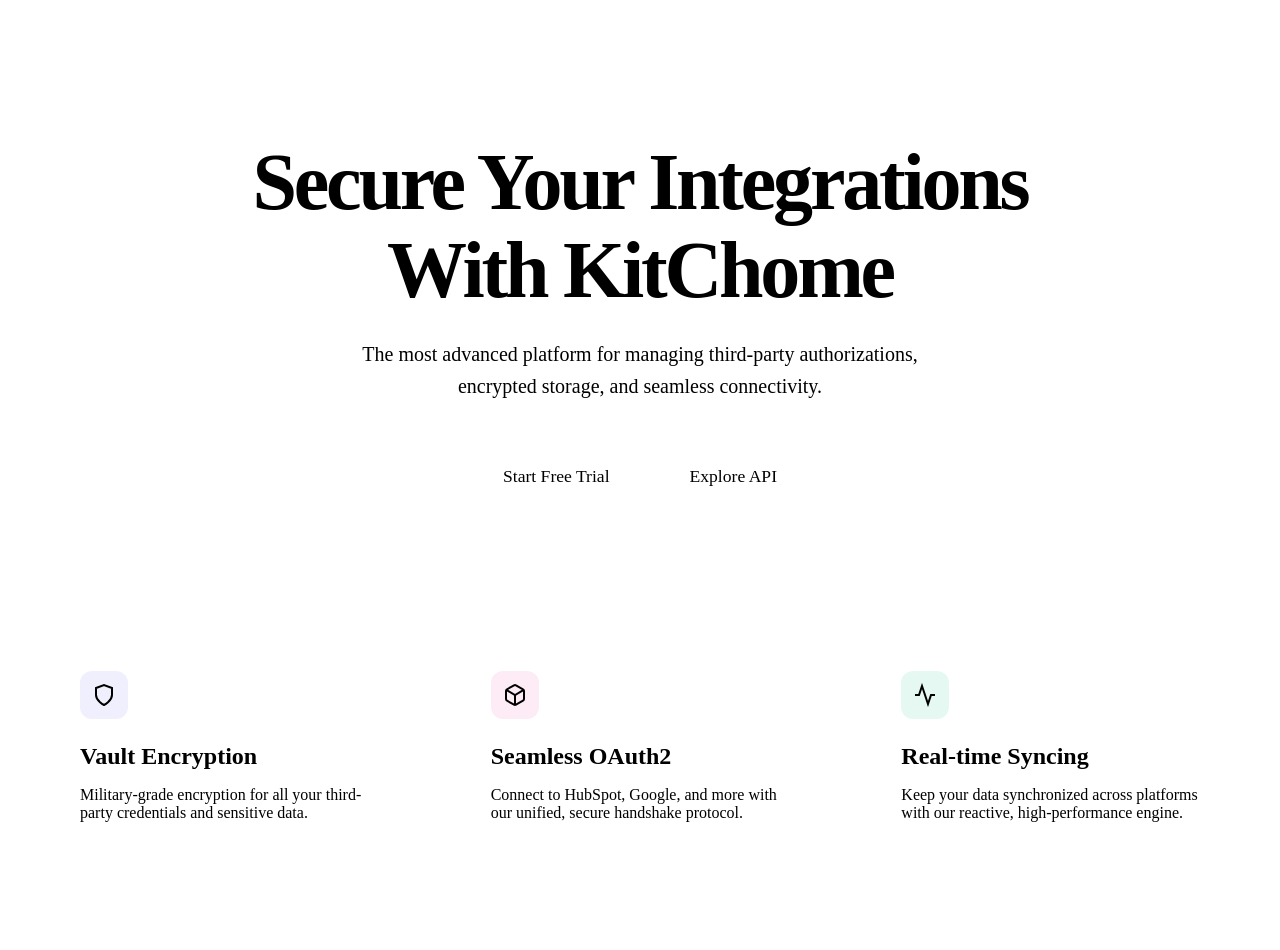
<file: auth-service/src/main/resources/templates/Index.html>
<!DOCTYPE html>
<html xmlns:th="http://www.thymeleaf.org">
<head th:replace="~{fragments :: head('Welcome')}"></head>
<body>
    <nav th:replace="~{fragments :: navbar}"></nav>

    <main style="max-width: 1200px; margin: 0 auto; padding: 4rem 2rem; text-align: center;">
        <!-- Hero Section -->
        <section class="animate-slide-up">
            <h1 style="font-size: clamp(3rem, 8vw, 5rem); font-weight: 800; line-height: 1.1; margin-bottom: 1.5rem; letter-spacing: -0.04em;">
                Secure Your <span class="text-gradient">Integrations</span> <br>
                With KitChome
            </h1>
            <p style="font-size: 1.25rem; color: var(--text-muted); max-width: 600px; margin: 0 auto 3rem; line-height: 1.6;">
                The most advanced platform for managing third-party authorizations, encrypted storage, and seamless connectivity.
            </p>
            <div style="display: flex; gap: 1rem; justify-content: center;">
                <a th:href="${registerLink}" class="btn btn-primary" style="padding: 1rem 2rem; font-size: 1.1rem;">Start Free Trial</a>
                <a th:href="${loginLink}" class="btn btn-outline" style="padding: 1rem 2rem; font-size: 1.1rem;">Explore API</a>
            </div>
        </section>

        <!-- Feature Grid -->
        <section style="margin-top: 8rem; display: grid; grid-template-columns: repeat(auto-fit, minmax(300px, 1fr)); gap: 2rem;" class="animate-slide-up">
            <div class="glass" style="padding: 2.5rem; border-radius: 24px; text-align: left; transition: transform 0.3s cubic-bezier(0.4, 0, 0.2, 1); cursor: default;">
                <div style="width: 48px; height: 48px; background: rgba(99, 102, 241, 0.1); border-radius: 12px; display: flex; align-items: center; justify-content: center; margin-bottom: 1.5rem; color: var(--primary-light);">
                    <svg width="24" height="24" viewBox="0 0 24 24" fill="none" stroke="currentColor" stroke-width="2"><path d="M12 22s8-4 8-10V5l-8-3-8 3v7c0 6 8 10 8 10z"/></svg>
                </div>
                <h3 style="font-size: 1.5rem; margin-bottom: 1rem;">Vault Encryption</h3>
                <p style="color: var(--text-muted);">Military-grade encryption for all your third-party credentials and sensitive data.</p>
            </div>

            <div class="glass" style="padding: 2.5rem; border-radius: 24px; text-align: left; transition: transform 0.3s cubic-bezier(0.4, 0, 0.2, 1); cursor: default;">
                <div style="width: 48px; height: 48px; background: rgba(236, 72, 153, 0.1); border-radius: 12px; display: flex; align-items: center; justify-content: center; margin-bottom: 1.5rem; color: var(--secondary-light);">
                    <svg width="24" height="24" viewBox="0 0 24 24" fill="none" stroke="currentColor" stroke-width="2"><path d="M21 16V8a2 2 0 0 0-1-1.73l-7-4a2 2 0 0 0-2 0l-7 4A2 2 0 0 0 3 8v8a2 2 0 0 0 1 1.73l7 4a2 2 0 0 0 2 0l7-4A2 2 0 0 0 21 16z"></path><polyline points="3.27 6.96 12 12.01 20.73 6.96"></polyline><line x1="12" y1="22.08" x2="12" y2="12"></line></svg>
                </div>
                <h3 style="font-size: 1.5rem; margin-bottom: 1rem;">Seamless OAuth2</h3>
                <p style="color: var(--text-muted);">Connect to HubSpot, Google, and more with our unified, secure handshake protocol.</p>
            </div>

            <div class="glass" style="padding: 2.5rem; border-radius: 24px; text-align: left; transition: transform 0.3s cubic-bezier(0.4, 0, 0.2, 1); cursor: default;">
                <div style="width: 48px; height: 48px; background: rgba(16, 185, 129, 0.1); border-radius: 12px; display: flex; align-items: center; justify-content: center; margin-bottom: 1.5rem; color: var(--success);">
                    <svg width="24" height="24" viewBox="0 0 24 24" fill="none" stroke="currentColor" stroke-width="2"><polyline points="22 12 18 12 15 21 9 3 6 12 2 12"></polyline></svg>
                </div>
                <h3 style="font-size: 1.5rem; margin-bottom: 1rem;">Real-time Syncing</h3>
                <p style="color: var(--text-muted);">Keep your data synchronized across platforms with our reactive, high-performance engine.</p>
            </div>
        </section>

        <!-- Decorative Floating Shapes -->
        <div style="position: absolute; top: 10%; left: 5%; width: 300px; height: 300px; background: var(--primary); filter: blur(150px); opacity: 0.15; z-index: -1;"></div>
        <div style="position: absolute; bottom: 10%; right: 5%; width: 400px; height: 400px; background: var(--secondary); filter: blur(150px); opacity: 0.15; z-index: -1;"></div>
    </main>

    <footer th:replace="~{fragments :: footer}"></footer>
</body>
</html>
</file>
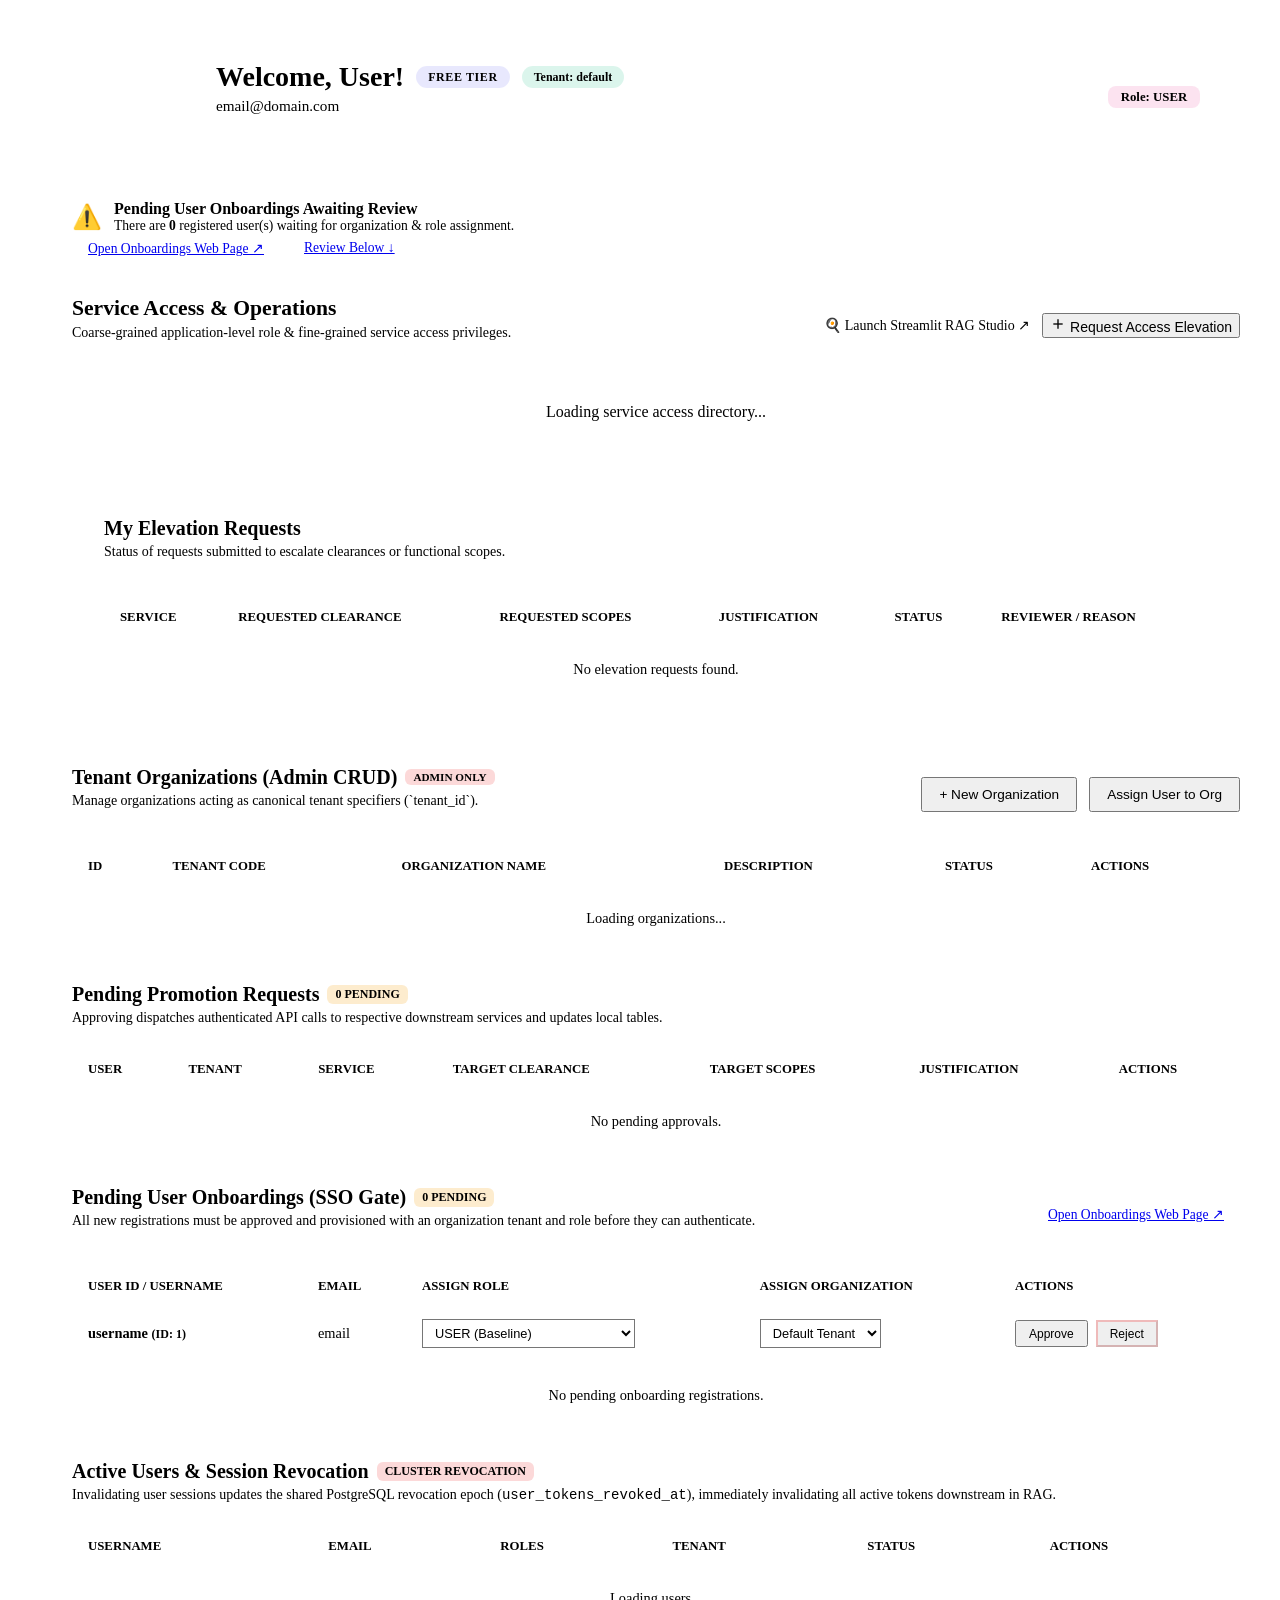
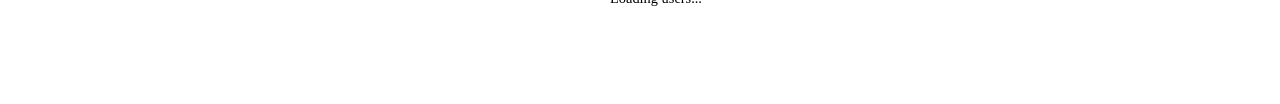
<file: auth-service/src/main/resources/templates/dashboard.html>
<!DOCTYPE html>
<html xmlns:th="http://www.thymeleaf.org">

<head th:replace="~{fragments :: head('Unified Portal Dashboard')}"></head>

<body style="background-color: var(--bg-darker);">
    <nav th:replace="~{fragments :: navbar}"></nav>

    <div style="max-width: 1400px; margin: 0 auto; display: flex; gap: 2rem; padding: 0 2rem 4rem;">
        <!-- Sidebar -->
        <aside th:replace="~{fragments :: sidebar}"></aside>

        <!-- Main Content -->
        <main style="flex: 1; display: flex; flex-direction: column; gap: 2rem;">
            <!-- Profile Hero -->
            <section class="glass animate-slide-up"
                style="padding: 2.5rem; border-radius: 24px; display: flex; align-items: center; justify-content: space-between; flex-wrap: wrap; gap: 1.5rem;">
                <div style="display: flex; align-items: center; gap: 1.5rem;">
                    <div
                        style="width: 80px; height: 80px; background: linear-gradient(135deg, var(--primary), var(--secondary)); border-radius: 20px; display: flex; align-items: center; justify-content: center; font-size: 2rem; font-weight: 700; color: white; box-shadow: var(--shadow-lg);">
                        <span id="user-initial" th:text="${profile != null && profile.username != null ? profile.username.substring(0, 1).toUpperCase() : (currentUser != null ? currentUser.username.substring(0, 1).toUpperCase() : '?')}">?</span>
                    </div>
                    <div>
                        <div style="display: flex; align-items: center; gap: 0.75rem; flex-wrap: wrap; margin-bottom: 0.25rem;">
                            <h1 style="font-size: 1.75rem; font-weight: 700; margin: 0;">Welcome, <span
                                    id="display-username" class="text-gradient" th:text="${profile != null && profile.username != null ? (profile.username.contains('@') ? profile.username.split('@')[0] : profile.username) : (currentUser != null ? currentUser.username : 'User')}">User</span>!</h1>
                            <span id="tier-badge" class="badge"
                                style="background: rgba(99, 102, 241, 0.15); border: 1px solid var(--primary-light); color: var(--primary-light); padding: 0.2rem 0.75rem; border-radius: 9999px; font-size: 0.75rem; font-weight: 700; text-transform: uppercase; letter-spacing: 0.05em;"
                                th:text="${profile != null && profile.tier != null ? profile.tier.toUpperCase() + ' TIER' : 'FREE TIER'}">
                                FREE TIER
                            </span>
                            <span id="tenant-badge" class="badge"
                                style="background: rgba(16, 185, 129, 0.15); border: 1px solid var(--success); color: var(--success); padding: 0.2rem 0.75rem; border-radius: 9999px; font-size: 0.75rem; font-weight: 700;"
                                th:text="${profile != null && profile.tenantId != null ? (profile.organizationName != null ? profile.organizationName + ' (' + profile.tenantId + ')' : 'Tenant: ' + profile.tenantId) : 'Tenant: default'}">
                                Tenant: default
                            </span>
                        </div>
                        <p id="user-email" style="color: var(--text-muted); font-size: 0.95rem; margin: 0;"
                           th:text="${profile != null && profile.email != null ? profile.email : (currentUser != null ? currentUser.email : 'No email on record')}">email@domain.com</p>
                    </div>
                </div>
                <div style="text-align: right;">
                    <p id="today-date" style="font-weight: 600; color: var(--text-main); margin-bottom: 0.25rem;"></p>
                    <span id="global-role-badge"
                        style="background: rgba(236, 72, 153, 0.15); border: 1px solid var(--secondary); color: var(--secondary-light); padding: 0.25rem 0.8rem; border-radius: 8px; font-size: 0.8rem; font-weight: 600;"
                        th:text="${profile != null && profile.roles != null ? 'Role: ' + profile.roles.replace('ROLE_', '') : 'Role: USER'}">
                        Role: USER
                    </span>
                </div>
            </section>

            <!-- Admin Alert Banner: Pending Onboardings Awaiting Review -->
            <div id="admin-onboarding-alert" class="glass animate-slide-up"
                 th:style="${isAdmin != null and isAdmin and pendingOnboardingsCount != null and pendingOnboardingsCount > 0} ? 'padding: 1rem 1.5rem; border-radius: 16px; background: rgba(245, 158, 11, 0.1); border: 1px solid rgba(245, 158, 11, 0.3); display: flex; align-items: center; justify-content: space-between; flex-wrap: wrap; gap: 1rem;' : 'display: none;'">
                <div style="display: flex; align-items: center; gap: 0.75rem;">
                    <span style="font-size: 1.5rem;">⚠️</span>
                    <div>
                        <strong style="color: var(--warning);">Pending User Onboardings Awaiting Review</strong>
                        <p style="margin: 0; font-size: 0.85rem; color: var(--text-muted);">
                            There are <span id="alert-onboardings-count" style="font-weight: bold; color: var(--text-main);" th:text="${pendingOnboardingsCount != null ? pendingOnboardingsCount : 0}">0</span> registered user(s) waiting for organization & role assignment.
                        </p>
                    </div>
                </div>
                <div style="display: flex; gap: 0.5rem;">
                    <a href="/onboarding" class="btn btn-primary" style="font-size: 0.85rem; padding: 0.4rem 1rem;">
                        Open Onboardings Web Page ↗
                    </a>
                    <a href="#admin-onboardings-section" class="btn btn-outline" style="font-size: 0.85rem; padding: 0.4rem 1rem;">
                        Review Below ↓
                    </a>
                </div>
            </div>

            <!-- Quick Service Access & Dynamic Launcher Grid -->
            <section id="services-section" class="animate-slide-up">
                <div style="display: flex; align-items: center; justify-content: space-between; margin-bottom: 1rem;">
                    <div>
                        <h2 style="font-size: 1.35rem; font-weight: 700; margin: 0;">Service Access & Operations</h2>
                        <p style="color: var(--text-muted); font-size: 0.875rem; margin-top: 0.25rem;">
                            Coarse-grained application-level role & fine-grained service access privileges.
                        </p>
                    </div>
                    <div style="display: flex; gap: 0.75rem; align-items: center; flex-wrap: wrap;">
                        <a href="http://localhost:8501" target="_blank" class="btn btn-outline" style="font-size: 0.875rem; border-color: var(--primary-light); color: var(--primary-light); text-decoration: none;">
                            🍳 Launch Streamlit RAG Studio ↗
                        </a>
                        <button onclick="openPromotionModal()" class="btn btn-primary" style="font-size: 0.875rem;">
                            <svg width="16" height="16" viewBox="0 0 24 24" fill="none" stroke="currentColor" stroke-width="2">
                                <line x1="12" y1="5" x2="12" y2="19"></line>
                                <line x1="5" y1="12" x2="19" y2="12"></line>
                            </svg>
                            Request Access Elevation
                        </button>
                    </div>
                </div>

                <!-- Dynamic Service Cards Container -->
                <div id="service-cards-container" style="display: grid; grid-template-columns: repeat(auto-fit, minmax(360px, 1fr)); gap: 1.5rem;">
                    <!-- Loading state placeholder -->
                    <div class="glass" style="padding: 2rem; border-radius: 20px; text-align: center; color: var(--text-muted);">
                        Loading service access directory...
                    </div>
                </div>
            </section>

            <!-- User Elevation History Section -->
            <section id="promotions-section" class="glass animate-slide-up" style="padding: 2rem; border-radius: 24px;">
                <div style="display: flex; align-items: center; justify-content: space-between; margin-bottom: 1.5rem;">
                    <div>
                        <h3 style="font-size: 1.25rem; font-weight: 700; margin: 0;">My Elevation Requests</h3>
                        <p style="color: var(--text-muted); font-size: 0.875rem; margin-top: 0.25rem;">
                            Status of requests submitted to escalate clearances or functional scopes.
                        </p>
                    </div>
                </div>

                <div style="overflow-x: auto;">
                    <table style="width: 100%; border-collapse: collapse; text-align: left; font-size: 0.9rem;">
                        <thead>
                            <tr style="border-bottom: 1px solid var(--glass-border); color: var(--text-muted); font-size: 0.8rem; text-transform: uppercase;">
                                <th style="padding: 0.75rem 1rem;">Service</th>
                                <th style="padding: 0.75rem 1rem;">Requested Clearance</th>
                                <th style="padding: 0.75rem 1rem;">Requested Scopes</th>
                                <th style="padding: 0.75rem 1rem;">Justification</th>
                                <th style="padding: 0.75rem 1rem;">Status</th>
                                <th style="padding: 0.75rem 1rem;">Reviewer / Reason</th>
                            </tr>
                        </thead>
                        <tbody id="user-requests-table-body">
                            <tr>
                                <td colspan="6" style="padding: 1.5rem 1rem; text-align: center; color: var(--text-dim);">
                                    No elevation requests found.
                                </td>
                            </tr>
                        </tbody>
                    </table>
                </div>
            </section>

            <!-- Admin Section: Organization & Tenant Management (Admins Only) -->
            <section id="admin-org-section" class="glass animate-slide-up"
                     th:style="${isAdmin != null and isAdmin} ? 'padding: 2rem; border-radius: 24px;' : 'padding: 2rem; border-radius: 24px; display: none;'">
                <div style="display: flex; align-items: center; justify-content: space-between; margin-bottom: 1.5rem; flex-wrap: wrap; gap: 1rem;">
                    <div>
                        <div style="display: flex; align-items: center; gap: 0.5rem;">
                            <h3 style="font-size: 1.25rem; font-weight: 700; margin: 0;">Tenant Organizations (Admin CRUD)</h3>
                            <span class="badge" style="background: rgba(239, 68, 68, 0.2); color: var(--danger); font-size: 0.7rem; padding: 2px 8px; border-radius: 6px; font-weight: 700;">ADMIN ONLY</span>
                        </div>
                        <p style="color: var(--text-muted); font-size: 0.875rem; margin-top: 0.25rem;">
                            Manage organizations acting as canonical tenant specifiers (`tenant_id`).
                        </p>
                    </div>
                    <div style="display: flex; gap: 0.75rem;">
                        <button onclick="openCreateOrgModal()" class="btn btn-primary" style="font-size: 0.85rem; padding: 0.5rem 1rem;">
                            + New Organization
                        </button>
                        <button onclick="openAssignUserModal()" class="btn btn-outline" style="font-size: 0.85rem; padding: 0.5rem 1rem;">
                            Assign User to Org
                        </button>
                    </div>
                </div>

                <div style="overflow-x: auto;">
                    <table style="width: 100%; border-collapse: collapse; text-align: left; font-size: 0.9rem;">
                        <thead>
                            <tr style="border-bottom: 1px solid var(--glass-border); color: var(--text-muted); font-size: 0.8rem; text-transform: uppercase;">
                                <th style="padding: 0.75rem 1rem;">ID</th>
                                <th style="padding: 0.75rem 1rem;">Tenant Code</th>
                                <th style="padding: 0.75rem 1rem;">Organization Name</th>
                                <th style="padding: 0.75rem 1rem;">Description</th>
                                <th style="padding: 0.75rem 1rem;">Status</th>
                                <th style="padding: 0.75rem 1rem;">Actions</th>
                            </tr>
                        </thead>
                        <tbody id="orgs-table-body">
                            <tr>
                                <td colspan="6" style="padding: 1.5rem 1rem; text-align: center; color: var(--text-dim);">
                                    Loading organizations...
                                </td>
                            </tr>
                        </tbody>
                    </table>
                </div>
            </section>

            <!-- Admin Section: Pending Access Promotion Approvals (Admins Only) -->
            <section id="admin-approvals-section" class="glass animate-slide-up"
                     th:style="${isAdmin != null and isAdmin} ? 'padding: 2rem; border-radius: 24px;' : 'padding: 2rem; border-radius: 24px; display: none;'">
                <div style="margin-bottom: 1.5rem;">
                    <div style="display: flex; align-items: center; gap: 0.5rem;">
                        <h3 style="font-size: 1.25rem; font-weight: 700; margin: 0;">Pending Promotion Requests</h3>
                        <span id="pending-count-badge" class="badge" style="background: rgba(245, 158, 11, 0.2); color: var(--warning); font-size: 0.75rem; padding: 2px 8px; border-radius: 6px; font-weight: 700;">0 PENDING</span>
                    </div>
                    <p style="color: var(--text-muted); font-size: 0.875rem; margin-top: 0.25rem;">
                        Approving dispatches authenticated API calls to respective downstream services and updates local tables.
                    </p>
                </div>

                <div style="overflow-x: auto;">
                    <table style="width: 100%; border-collapse: collapse; text-align: left; font-size: 0.9rem;">
                        <thead>
                            <tr style="border-bottom: 1px solid var(--glass-border); color: var(--text-muted); font-size: 0.8rem; text-transform: uppercase;">
                                <th style="padding: 0.75rem 1rem;">User</th>
                                <th style="padding: 0.75rem 1rem;">Tenant</th>
                                <th style="padding: 0.75rem 1rem;">Service</th>
                                <th style="padding: 0.75rem 1rem;">Target Clearance</th>
                                <th style="padding: 0.75rem 1rem;">Target Scopes</th>
                                <th style="padding: 0.75rem 1rem;">Justification</th>
                                <th style="padding: 0.75rem 1rem;">Actions</th>
                            </tr>
                        </thead>
                        <tbody id="admin-pending-table-body">
                            <tr>
                                <td colspan="7" style="padding: 1.5rem 1rem; text-align: center; color: var(--text-dim);">
                                    No pending approvals.
                                </td>
                            </tr>
                        </tbody>
                    </table>
                </div>
            </section>

            <!-- Admin Section: Pending User Onboardings (SSO Gate) -->
            <section id="admin-onboardings-section" class="glass animate-slide-up"
                     th:style="${isAdmin != null and isAdmin} ? 'padding: 2rem; border-radius: 24px;' : 'padding: 2rem; border-radius: 24px; display: none;'">
                <div style="display: flex; align-items: center; justify-content: space-between; margin-bottom: 1.5rem; flex-wrap: wrap; gap: 1rem;">
                    <div>
                        <div style="display: flex; align-items: center; gap: 0.5rem;">
                            <h3 style="font-size: 1.25rem; font-weight: 700; margin: 0;">Pending User Onboardings (SSO Gate)</h3>
                            <span id="pending-onboardings-count-badge" class="badge" style="background: rgba(245, 158, 11, 0.2); color: var(--warning); font-size: 0.75rem; padding: 2px 8px; border-radius: 6px; font-weight: 700;"
                                  th:text="${(pendingOnboardingsCount != null ? pendingOnboardingsCount : 0) + ' PENDING'}">
                                0 PENDING
                            </span>
                        </div>
                        <p style="color: var(--text-muted); font-size: 0.875rem; margin-top: 0.25rem;">
                            All new registrations must be approved and provisioned with an organization tenant and role before they can authenticate.
                        </p>
                    </div>
                    <a href="/onboarding" class="btn btn-outline" style="font-size: 0.85rem; padding: 0.4rem 1rem;">
                        Open Onboardings Web Page ↗
                    </a>
                </div>

                <div style="overflow-x: auto;">
                    <table style="width: 100%; border-collapse: collapse; text-align: left; font-size: 0.9rem;">
                        <thead>
                            <tr style="border-bottom: 1px solid var(--glass-border); color: var(--text-muted); font-size: 0.8rem; text-transform: uppercase;">
                                <th style="padding: 0.75rem 1rem;">User ID / Username</th>
                                <th style="padding: 0.75rem 1rem;">Email</th>
                                <th style="padding: 0.75rem 1rem;">Assign Role</th>
                                <th style="padding: 0.75rem 1rem;">Assign Organization</th>
                                <th style="padding: 0.75rem 1rem;">Actions</th>
                            </tr>
                        </thead>
                        <tbody id="admin-onboardings-table-body">
                            <th:block th:if="${pendingOnboardings != null and !pendingOnboardings.isEmpty()}">
                                <tr th:each="u : ${pendingOnboardings}" th:id="'dash-onboard-' + ${u.id}" style="border-bottom: 1px solid rgba(255,255,255,0.03);">
                                    <td style="padding: 0.85rem 1rem; font-weight: 600;">
                                        <span th:text="${u.username}">username</span>
                                        <span style="font-size: 0.75rem; color: var(--text-dim);" th:text="'(ID: ' + ${u.id} + ')'">(ID: 1)</span>
                                    </td>
                                    <td style="padding: 0.85rem 1rem; color: var(--text-muted);" th:text="${u.email}">email</td>
                                    <td style="padding: 0.85rem 1rem;">
                                        <select th:id="'onboard-role-' + ${u.id}" class="auth-input" style="padding: 0.3rem 0.5rem; font-size: 0.8rem; width: auto; background: rgba(255,255,255,0.05);">
                                            <option value="USER">USER (Baseline)</option>
                                            <option value="MODERATOR">MODERATOR (Ingestion Mod)</option>
                                            <option value="ADMIN">ADMIN</option>
                                        </select>
                                    </td>
                                    <td style="padding: 0.85rem 1rem;">
                                        <select th:id="'onboard-org-' + ${u.id}" class="auth-input" style="padding: 0.3rem 0.5rem; font-size: 0.8rem; width: auto; background: rgba(255,255,255,0.05);">
                                            <option value="default">Default Tenant</option>
                                        </select>
                                    </td>
                                    <td style="padding: 0.85rem 1rem;">
                                        <div style="display: flex; gap: 0.5rem;">
                                            <button th:data-id="${u.id}" onclick="approveOnboarding(this.getAttribute('data-id'))" class="btn btn-primary" style="padding: 0.3rem 0.75rem; font-size: 0.75rem;">
                                                Approve
                                            </button>
                                            <button th:data-id="${u.id}" onclick="rejectOnboarding(this.getAttribute('data-id'))" class="btn btn-outline" style="padding: 0.3rem 0.75rem; font-size: 0.75rem; color: var(--danger); border-color: rgba(239,68,68,0.3);">
                                                Reject
                                            </button>
                                        </div>
                                    </td>
                                </tr>
                            </th:block>
                            <tr th:if="${pendingOnboardings == null or pendingOnboardings.isEmpty()}">
                                <td colspan="5" style="padding: 1.5rem 1rem; text-align: center; color: var(--text-dim);">
                                    No pending onboarding registrations.
                                </td>
                            </tr>
                        </tbody>
                    </table>
                </div>
            </section>

            <!-- Admin Section: Active Users & Token Invalidation (Admins Only) -->
            <section id="admin-users-section" class="glass animate-slide-up"
                     th:style="${isAdmin != null and isAdmin} ? 'padding: 2rem; border-radius: 24px;' : 'padding: 2rem; border-radius: 24px; display: none;'">
                <div style="margin-bottom: 1.5rem;">
                    <div style="display: flex; align-items: center; gap: 0.5rem;">
                        <h3 style="font-size: 1.25rem; font-weight: 700; margin: 0;">Active Users & Session Revocation</h3>
                        <span class="badge" style="background: rgba(239, 68, 68, 0.2); color: var(--danger); font-size: 0.75rem; padding: 2px 8px; border-radius: 6px; font-weight: 700;">CLUSTER REVOCATION</span>
                    </div>
                    <p style="color: var(--text-muted); font-size: 0.875rem; margin-top: 0.25rem;">
                        Invalidating user sessions updates the shared PostgreSQL revocation epoch (<code>user_tokens_revoked_at</code>), immediately invalidating all active tokens downstream in RAG.
                    </p>
                </div>

                <div style="overflow-x: auto;">
                    <table style="width: 100%; border-collapse: collapse; text-align: left; font-size: 0.9rem;">
                        <thead>
                            <tr style="border-bottom: 1px solid var(--glass-border); color: var(--text-muted); font-size: 0.8rem; text-transform: uppercase;">
                                <th style="padding: 0.75rem 1rem;">Username</th>
                                <th style="padding: 0.75rem 1rem;">Email</th>
                                <th style="padding: 0.75rem 1rem;">Roles</th>
                                <th style="padding: 0.75rem 1rem;">Tenant</th>
                                <th style="padding: 0.75rem 1rem;">Status</th>
                                <th style="padding: 0.75rem 1rem;">Actions</th>
                            </tr>
                        </thead>
                        <tbody id="admin-users-table-body">
                            <tr>
                                <td colspan="6" style="padding: 1.5rem 1rem; text-align: center; color: var(--text-dim);">
                                    Loading users...
                                </td>
                            </tr>
                        </tbody>
                    </table>
                </div>
            </section>
        </main>
    </div>

    <!-- Modal: Request Access Elevation -->
    <div id="elevation-modal" style="display: none; position: fixed; inset: 0; background: rgba(0,0,0,0.7); backdrop-filter: blur(8px); z-index: 200; align-items: center; justify-content: center;">
        <div class="glass" style="background: var(--bg-dark); border-radius: 24px; padding: 2.5rem; width: 100%; max-width: 520px; box-shadow: var(--shadow-xl);">
            <h3 style="font-size: 1.35rem; font-weight: 700; margin-bottom: 0.5rem;">Request Access Elevation</h3>
            <p style="color: var(--text-muted); font-size: 0.875rem; margin-bottom: 1.5rem;">
                Submit an elevation request. Once approved by an Administrator, your permissions will be synchronized downstream.
            </p>

            <form id="elevation-form">
                <div class="input-group">
                    <label class="input-label">Target Service</label>
                    <select id="elev-service" class="auth-input" style="background: rgba(255,255,255,0.05);">
                        <option value="kitchome-rag" style="background: var(--bg-dark);">Kitchome RAG Service</option>
                    </select>
                </div>

                <div class="input-group">
                    <label class="input-label">Desired Clearance Level</label>
                    <select id="elev-clearance" class="auth-input" style="background: rgba(255,255,255,0.05);">
                        <option value="1" style="background: var(--bg-dark);">Level 1 - Public</option>
                        <option value="2" style="background: var(--bg-dark);">Level 2 - Internal Confidential</option>
                        <option value="3" style="background: var(--bg-dark);">Level 3 - Secret / Restricted</option>
                    </select>
                </div>

                <div class="input-group">
                    <label class="input-label">Requested Functional Scopes</label>
                    <div style="display: flex; flex-direction: column; gap: 0.5rem; padding: 0.5rem 0;">
                        <label style="display: flex; align-items: center; gap: 0.5rem; font-size: 0.9rem; cursor: pointer;">
                            <input type="checkbox" name="elev-scope" value="rag:read" checked>
                            <span><code>rag:read</code> (Query knowledge base)</span>
                        </label>
                        <label style="display: flex; align-items: center; gap: 0.5rem; font-size: 0.9rem; cursor: pointer;">
                            <input type="checkbox" name="elev-scope" value="ingestion:write">
                            <span><code>ingestion:write</code> (Upload & index documents)</span>
                        </label>
                        <label style="display: flex; align-items: center; gap: 0.5rem; font-size: 0.9rem; cursor: pointer;">
                            <input type="checkbox" name="elev-scope" value="admin:manage">
                            <span><code>admin:manage</code> (Tenant governance)</span>
                        </label>
                    </div>
                </div>

                <div class="input-group">
                    <label class="input-label">Business Justification</label>
                    <textarea id="elev-justification" class="auth-input" rows="3" placeholder="Explain why elevated access is required..." required style="resize: vertical;"></textarea>
                </div>

                <div style="display: flex; gap: 1rem; justify-content: flex-end; margin-top: 1.5rem;">
                    <button type="button" onclick="closePromotionModal()" class="btn btn-outline" style="padding: 0.6rem 1.25rem;">Cancel</button>
                    <button type="submit" class="btn btn-primary" style="padding: 0.6rem 1.25rem;">Submit Request</button>
                </div>
            </form>
        </div>
    </div>

    <!-- Modal: Create Organization (Admin) -->
    <div id="create-org-modal" style="display: none; position: fixed; inset: 0; background: rgba(0,0,0,0.7); backdrop-filter: blur(8px); z-index: 200; align-items: center; justify-content: center;">
        <div class="glass" style="background: var(--bg-dark); border-radius: 24px; padding: 2.5rem; width: 100%; max-width: 480px; box-shadow: var(--shadow-xl);">
            <h3 style="font-size: 1.35rem; font-weight: 700; margin-bottom: 0.5rem;">Create Organization (Tenant)</h3>
            <p style="color: var(--text-muted); font-size: 0.875rem; margin-bottom: 1.5rem;">
                Each organization defines a canonical tenant partition (`tenant_id`).
            </p>

            <form id="create-org-form">
                <div class="input-group">
                    <label class="input-label">Organization Name</label>
                    <input type="text" id="org-name" class="auth-input" placeholder="e.g. Acme Culinary Labs" required>
                </div>
                <div class="input-group">
                    <label class="input-label">Tenant Code (Unique Slug)</label>
                    <input type="text" id="org-code" class="auth-input" placeholder="e.g. acme_corp" required pattern="[a-zA-Z0-9_-]+">
                </div>
                <div class="input-group">
                    <label class="input-label">Description</label>
                    <textarea id="org-desc" class="auth-input" rows="2" placeholder="Brief organization summary..."></textarea>
                </div>

                <div style="display: flex; gap: 1rem; justify-content: flex-end; margin-top: 1.5rem;">
                    <button type="button" onclick="closeCreateOrgModal()" class="btn btn-outline" style="padding: 0.6rem 1.25rem;">Cancel</button>
                    <button type="submit" class="btn btn-primary" style="padding: 0.6rem 1.25rem;">Create Organization</button>
                </div>
            </form>
        </div>
    </div>

    <!-- Modal: Assign User to Org (Admin) -->
    <div id="assign-user-modal" style="display: none; position: fixed; inset: 0; background: rgba(0,0,0,0.7); backdrop-filter: blur(8px); z-index: 200; align-items: center; justify-content: center;">
        <div class="glass" style="background: var(--bg-dark); border-radius: 24px; padding: 2.5rem; width: 100%; max-width: 450px; box-shadow: var(--shadow-xl);">
            <h3 style="font-size: 1.35rem; font-weight: 700; margin-bottom: 0.5rem;">Assign Member to Tenant</h3>
            <p style="color: var(--text-muted); font-size: 0.875rem; margin-bottom: 1.5rem;">
                Assign a user to an organization to scope their downstream tenant boundaries.
            </p>

            <form id="assign-user-form">
                <div class="input-group">
                    <label class="input-label">Username</label>
                    <input type="text" id="assign-username" class="auth-input" placeholder="e.g. chef_john" required>
                </div>
                <div class="input-group">
                    <label class="input-label">Target Organization Tenant Code</label>
                    <input type="text" id="assign-org-code" class="auth-input" placeholder="e.g. acme_corp" required>
                </div>

                <div style="display: flex; gap: 1rem; justify-content: flex-end; margin-top: 1.5rem;">
                    <button type="button" onclick="closeAssignUserModal()" class="btn btn-outline" style="padding: 0.6rem 1.25rem;">Cancel</button>
                    <button type="submit" class="btn btn-primary" style="padding: 0.6rem 1.25rem;">Assign Member</button>
                </div>
            </form>
        </div>
    </div>

    <!-- Modal: Document Ingestion & History Studio -->
    <div id="ingestion-history-modal" style="display: none; position: fixed; inset: 0; background: rgba(0,0,0,0.7); backdrop-filter: blur(8px); z-index: 200; align-items: center; justify-content: center;">
        <div class="glass" style="background: var(--bg-dark); border-radius: 24px; padding: 2.5rem; width: 100%; max-width: 800px; max-height: 85vh; overflow-y: auto; box-shadow: var(--shadow-xl);">
            <div style="display: flex; align-items: center; justify-content: space-between; margin-bottom: 1.5rem;">
                <div>
                    <h3 style="font-size: 1.35rem; font-weight: 700; margin: 0;">Document Ingestion & History Studio</h3>
                    <p style="color: var(--text-muted); font-size: 0.875rem; margin-top: 0.25rem;">
                        View your personal ingestion history, check indexing statuses, and manually retry failed tasks.
                    </p>
                </div>
                <button type="button" onclick="closeIngestionModal()" class="btn btn-outline" style="padding: 0.35rem 0.75rem; font-size: 0.8rem;">✕ Close</button>
            </div>

            <!-- Ingest Quick Form Toggle -->
            <details style="margin-bottom: 1.5rem; background: rgba(255,255,255,0.02); border: 1px solid var(--glass-border); border-radius: 12px; padding: 1rem;">
                <summary style="font-weight: 600; cursor: pointer; color: var(--primary-light);">+ Ingest New Document into Kitchome RAG</summary>
                <form id="quick-ingest-form" style="margin-top: 1rem;">
                    <div style="display: grid; grid-template-columns: 1fr 1fr; gap: 1rem;">
                        <div class="input-group">
                            <label class="input-label">Document ID</label>
                            <input type="text" id="modal-doc-id" class="auth-input" placeholder="e.g. recipe_creme_brulee" required>
                        </div>
                        <div class="input-group">
                            <label class="input-label">Document Title</label>
                            <input type="text" id="modal-doc-title" class="auth-input" placeholder="e.g. Classic Vanilla Creme Brulee" required>
                        </div>
                    </div>
                    <div style="display: grid; grid-template-columns: 1fr 1fr; gap: 1rem; margin-top: 0.5rem;">
                        <div class="input-group">
                            <label class="input-label">Target Domain</label>
                            <select id="modal-doc-domain" class="auth-input" style="width: 100%; cursor: pointer;" onchange="onModalDomainChange()">
                                <option value="recipes_culinary">recipes_culinary</option>
                                <option value="appliances_troubleshooting">appliances_troubleshooting</option>
                                <option value="home_decor_design">home_decor_design</option>
                                <option value="cleaning_maintenance">cleaning_maintenance</option>
                                <option value="academia_research">academia_research</option>
                                <option value="general_home" selected>general_home</option>
                                <option value="kitchenware">kitchenware</option>
                                <option value="__custom__">➕ Other / Add Custom Domain...</option>
                            </select>
                        </div>
                        <div class="input-group" id="modal-custom-domain-container" style="display: none;">
                            <label class="input-label">New Custom Domain (Strict Grammar Checked)</label>
                            <input type="text" id="modal-custom-domain" class="auth-input" placeholder="e.g. artisan_bakery or Beverage Mixology">
                            <div id="modal-domain-feedback" style="font-size: 0.75rem; margin-top: 4px; display: none;"></div>
                        </div>
                    </div>
                    <div class="input-group" style="margin-top: 0.5rem;">
                        <label class="input-label">Content / Markdown</label>
                        <textarea id="modal-doc-content" class="auth-input" rows="3" placeholder="Enter culinary content..." required></textarea>
                    </div>
                    <div class="input-group" style="margin-top: 0.5rem; display: flex; align-items: center; gap: 0.5rem;">
                        <input type="checkbox" id="modal-wait-for-summary" style="cursor: pointer; width: 16px; height: 16px;">
                        <label for="modal-wait-for-summary" style="font-size: 0.85rem; cursor: pointer; color: var(--text-muted); margin: 0;">
                            Wait for 3-Tier Summary (Unchecked = Instant Async Indexing)
                        </label>
                    </div>
                    <div style="display: flex; justify-content: flex-end; margin-top: 0.75rem;">
                        <button type="submit" class="btn btn-primary" style="font-size: 0.85rem; padding: 0.5rem 1.25rem;">Submit Ingestion</button>
                    </div>
                </form>
            </details>

            <!-- Ingestion History Table -->
            <div style="display: flex; align-items: center; justify-content: space-between; margin-bottom: 0.75rem;">
                <h4 style="font-size: 1.05rem; font-weight: 600; margin: 0;">Your Ingestion Ledger</h4>
                <div style="display: flex; gap: 0.5rem;">
                    <a href="http://localhost:8501" target="_blank" style="font-size: 0.8rem; color: var(--secondary-light); text-decoration: underline; margin-top: 4px;">
                        Open Streamlit Studio ↗
                    </a>
                    <button onclick="loadModalIngestionHistory()" class="btn btn-outline" style="padding: 0.25rem 0.6rem; font-size: 0.75rem;">🔄 Refresh</button>
                </div>
            </div>

            <div style="overflow-x: auto;">
                <table style="width: 100%; border-collapse: collapse; text-align: left; font-size: 0.85rem;">
                    <thead>
                        <tr style="border-bottom: 1px solid var(--glass-border); color: var(--text-muted); font-size: 0.75rem; text-transform: uppercase;">
                            <th style="padding: 0.5rem 0.75rem;">Document</th>
                            <th style="padding: 0.5rem 0.75rem;">Status</th>
                            <th style="padding: 0.5rem 0.75rem;">Chunks</th>
                            <th style="padding: 0.5rem 0.75rem;">Retries</th>
                            <th style="padding: 0.5rem 0.75rem;">Date</th>
                            <th style="padding: 0.5rem 0.75rem;">Action</th>
                        </tr>
                    </thead>
                    <tbody id="modal-ingestion-table-body">
                        <tr>
                            <td colspan="6" style="padding: 1.5rem 0.75rem; text-align: center; color: var(--text-dim);">
                                Loading ingestion history...
                            </td>
                        </tr>
                    </tbody>
                </table>
            </div>
        </div>
    </div>

    <footer th:replace="~{fragments :: footer}"></footer>

    <script>
        let currentUserProfile = null;
        let isAdminUser = false;

        $(document).ready(function () {
            // Set current date
            const options = { weekday: "long", year: "numeric", month: "long", day: "numeric" };
            $("#today-date").text(new Date().toLocaleDateString(undefined, options));

            // Load Unified Profile & Access Overview
            loadUnifiedProfile();

            // Elevation Request Form Submit
            $("#elevation-form").on("submit", function (e) {
                e.preventDefault();
                submitPromotionRequest();
            });

            // Create Org Form Submit
            $("#create-org-form").on("submit", function (e) {
                e.preventDefault();
                submitCreateOrg();
            });

            // Assign User Form Submit
            $("#assign-user-form").on("submit", function (e) {
                e.preventDefault();
                submitAssignUser();
            });
        });

        function loadUnifiedProfile() {
            $.ajax({
                url: "/api/v1/promotions/profile-overview",
                method: "GET",
                success: function (response) {
                    if (response.payload) {
                        currentUserProfile = response.payload;
                        renderProfile(currentUserProfile);
                        renderServiceCards(currentUserProfile.serviceAccess || []);
                        renderUserRequests(currentUserProfile.pendingRequests || []);

                        isAdminUser = (currentUserProfile.roles && currentUserProfile.roles.includes("ADMIN"));
                        if (isAdminUser) {
                            $("#admin-org-section").show();
                            $("#admin-approvals-section").show();
                            $("#admin-onboardings-section").show();
                            $("#admin-users-section").show();
                            $("#nav-admin-orgs").show();
                            $("#nav-admin-onboardings").show();
                            loadOrganizations();
                            loadAdminPendingApprovals();
                            loadPendingOnboardings();
                            loadAllAdminUsers();
                        }
                    }
                },
                error: function (xhr) {
                    if (xhr.status === 401) {
                        window.location.href = "/login";
                    }
                }
            });
        }

        function renderProfile(user) {
            let displayName = user.username ? user.username.split("@")[0] : "User";
            $("#display-username").text(displayName);
            $("#user-initial").text(displayName.charAt(0).toUpperCase());
            $("#user-email").text(user.email || "No email on record");

            let tierName = (user.tier || "FREE").toUpperCase();
            $("#tier-badge").text(tierName + " TIER");
            if (tierName === "ENTERPRISE") {
                $("#tier-badge").css({ background: "rgba(236,72,153,0.15)", borderColor: "var(--secondary)", color: "var(--secondary-light)" });
            } else if (tierName === "PREMIUM" || tierName === "SCHOLAR") {
                $("#tier-badge").css({ background: "rgba(99,102,241,0.15)", borderColor: "var(--primary)", color: "var(--primary-light)" });
            }

            let tenantName = user.organizationName ? (user.organizationName + " (" + user.tenantId + ")") : ("Tenant: " + (user.tenantId || "default"));
            $("#tenant-badge").text(tenantName);

            let roleStr = user.roles ? user.roles : "ROLE_USER";
            $("#global-role-badge").text("Role: " + roleStr.replace("ROLE_", ""));
        }

        function renderServiceCards(services) {
            const container = $("#service-cards-container");
            container.empty();

            if (!services || services.length === 0) {
                container.html('<div class="glass" style="padding: 2rem; border-radius: 20px; text-align: center; color: var(--text-dim); grid-column: 1 / -1;">No service access entries registered in look-up table.</div>');
                return;
            }

            services.forEach(svc => {
                const isApproved = svc.status === "APPROVED";
                const clearance = svc.clearanceLevel || 1;
                const scopes = svc.grantedScopes ? svc.grantedScopes.split(",") : [];

                const hasRead = scopes.includes("rag:read") || scopes.includes("*");
                const hasIngest = scopes.includes("ingestion:write") || scopes.includes("*");
                const hasAdmin = scopes.includes("admin:manage") || scopes.includes("*") || isAdminUser;

                let clearanceLabel = "Level " + clearance + " (Public)";
                let clearanceColor = "var(--text-muted)";
                if (clearance === 2) {
                    clearanceLabel = "Level 2 (Internal)";
                    clearanceColor = "var(--warning)";
                } else if (clearance >= 3) {
                    clearanceLabel = "Level 3 (Confidential)";
                    clearanceColor = "var(--danger)";
                }

                let cardHtml = `
                <div class="glass" style="padding: 1.75rem; border-radius: 20px; display: flex; flex-direction: column; justify-content: space-between; border-left: 4px solid ${isApproved ? "var(--success)" : "var(--warning)"};">
                    <div>
                        <div style="display: flex; align-items: center; justify-content: space-between; margin-bottom: 1rem;">
                            <div style="display: flex; align-items: center; gap: 0.75rem;">
                                <div style="width: 42px; height: 42px; background: rgba(99, 102, 241, 0.1); border-radius: 12px; display: flex; align-items: center; justify-content: center; color: var(--primary-light);">
                                    <svg width="22" height="22" viewBox="0 0 24 24" fill="none" stroke="currentColor" stroke-width="2">
                                        <path d="M4 19.5A2.5 2.5 0 0 1 6.5 17H20"></path>
                                        <path d="M6.5 2H20v20H6.5A2.5 2.5 0 0 1 4 19.5v-15A2.5 2.5 0 0 1 6.5 2z"></path>
                                    </svg>
                                </div>
                                <div>
                                    <h4 style="font-size: 1.15rem; font-weight: 700; margin: 0;">${svc.serviceId || "kitchome-rag"}</h4>
                                    <p style="font-size: 0.75rem; color: var(--text-dim); margin: 0;">Role: ${svc.serviceRole || "member"}</p>
                                </div>
                            </div>
                            <span class="badge" style="background: ${isApproved ? "rgba(16,185,129,0.15)" : "rgba(245,158,11,0.15)"}; color: ${isApproved ? "var(--success)" : "var(--warning)"}; padding: 0.2rem 0.6rem; border-radius: 6px; font-size: 0.75rem; font-weight: 700;">
                                ${svc.status}
                            </span>
                        </div>

                        <div style="background: rgba(255,255,255,0.02); padding: 1rem; border-radius: 12px; margin-bottom: 1.25rem;">
                            <div style="display: flex; justify-content: space-between; margin-bottom: 0.5rem; font-size: 0.85rem;">
                                <span style="color: var(--text-muted);">Clearance Level:</span>
                                <span style="font-weight: 700; color: ${clearanceColor};">${clearanceLabel}</span>
                            </div>
                            <div style="font-size: 0.85rem;">
                                <span style="color: var(--text-muted); display: block; margin-bottom: 0.35rem;">Active Functional Scopes:</span>
                                <div style="display: flex; flex-wrap: wrap; gap: 0.35rem;">
                                    ${scopes.map(s => `<span style="background: rgba(255,255,255,0.06); padding: 0.15rem 0.5rem; border-radius: 4px; font-family: monospace; font-size: 0.75rem;">${s}</span>`).join("")}
                                </div>
                            </div>
                        </div>
                    </div>

                    <!-- Dynamic Action Buttons -->
                    <div style="display: flex; flex-direction: column; gap: 0.6rem; margin-top: 1rem; border-top: 1px solid var(--glass-border); padding-top: 1rem;">
                        <button onclick="launchRagQuery()" class="btn ${hasRead ? "btn-primary" : "btn-outline"}" style="width: 100%; font-size: 0.85rem; padding: 0.6rem;" ${hasRead ? "" : "disabled"}>
                            <svg width="16" height="16" viewBox="0 0 24 24" fill="none" stroke="currentColor" stroke-width="2"><circle cx="11" cy="11" r="8"></circle><line x1="21" y1="21" x2="16.65" y2="16.65"></line></svg>
                            ${hasRead ? "🔍 Launch Knowledge Query" : "🔒 Query Locked (Requires rag:read)"}
                        </button>

                        <button onclick="launchIngestion()" class="btn btn-outline" style="width: 100%; font-size: 0.85rem; padding: 0.6rem; ${hasIngest ? "border-color: var(--primary-light); color: var(--primary-light);" : ""}" ${hasIngest ? "" : "disabled"}>
                            <svg width="16" height="16" viewBox="0 0 24 24" fill="none" stroke="currentColor" stroke-width="2"><path d="M21 15v4a2 2 0 0 1-2 2H5a2 2 0 0 1-2-2v-4"></path><polyline points="17 8 12 3 7 8"></polyline><line x1="12" y1="3" x2="12" y2="15"></line></svg>
                            ${hasIngest ? "📥 Document Ingestion Studio" : "🔒 Ingestion Locked (Requires ingestion:write)"}
                        </button>

                        ${!hasIngest || clearance < 3 ? `
                        <button onclick="openPromotionModal()" style="background: none; border: none; color: var(--secondary-light); font-size: 0.78rem; text-align: center; cursor: pointer; text-decoration: underline; margin-top: 0.25rem;">
                            Need higher clearance or scopes? Request Promotion →
                        </button>` : ""}
                    </div>
                </div>`;
                container.append(cardHtml);
            });
        }

        function renderUserRequests(requests) {
            const tbody = $("#user-requests-table-body");
            tbody.empty();

            if (!requests || requests.length === 0) {
                tbody.html('<tr><td colspan="6" style="padding: 1.5rem 1rem; text-align: center; color: var(--text-dim);">No elevation requests found.</td></tr>');
                return;
            }

            requests.forEach(r => {
                let statusColor = "var(--warning)";
                if (r.status === "APPROVED") statusColor = "var(--success)";
                if (r.status === "REJECTED") statusColor = "var(--danger)";

                let reviewerText = "-";
                if (r.reviewedBy) {
                    reviewerText = r.reviewedBy + (r.rejectionReason ? (" (" + r.rejectionReason + ")") : "");
                }

                let row = `
                <tr style="border-bottom: 1px solid rgba(255,255,255,0.03);">
                    <td style="padding: 0.85rem 1rem; font-weight: 600;">${r.serviceId}</td>
                    <td style="padding: 0.85rem 1rem;">Level ${r.requestedClearance}</td>
                    <td style="padding: 0.85rem 1rem;"><code style="font-size: 0.8rem;">${r.requestedScopes}</code></td>
                    <td style="padding: 0.85rem 1rem; color: var(--text-muted); max-width: 250px;">${r.justification || "-"}</td>
                    <td style="padding: 0.85rem 1rem;">
                        <span style="color: ${statusColor}; font-weight: 700; font-size: 0.8rem; background: rgba(255,255,255,0.03); padding: 0.2rem 0.5rem; border-radius: 4px;">
                            ${r.status}
                        </span>
                    </td>
                    <td style="padding: 0.85rem 1rem; color: var(--text-dim); font-size: 0.85rem;">${reviewerText}</td>
                </tr>`;
                tbody.append(row);
            });
        }

        let globalOrganizations = [];
        function loadOrganizations() {
            $.ajax({
                url: "/api/v1/admin/organizations",
                method: "GET",
                success: function (res) {
                    globalOrganizations = res.payload || [];
                    const tbody = $("#orgs-table-body");
                    tbody.empty();
                    if (!globalOrganizations || globalOrganizations.length === 0) {
                        tbody.html('<tr><td colspan="6" style="padding: 1.5rem 1rem; text-align: center; color: var(--text-dim);">No organizations registered.</td></tr>');
                        return;
                    }
                    globalOrganizations.forEach(org => {
                        let row = `
                        <tr style="border-bottom: 1px solid rgba(255,255,255,0.03);">
                            <td style="padding: 0.85rem 1rem; color: var(--text-dim);">${org.id}</td>
                            <td style="padding: 0.85rem 1rem;"><code style="color: var(--primary-light);">${org.code}</code></td>
                            <td style="padding: 0.85rem 1rem; font-weight: 600;">${org.name}</td>
                            <td style="padding: 0.85rem 1rem; color: var(--text-muted); max-width: 200px;">${org.description || "-"}</td>
                            <td style="padding: 0.85rem 1rem;">
                                <span style="color: ${org.active ? "var(--success)" : "var(--danger)"}; font-weight: 600; font-size: 0.8rem;">
                                    ${org.active ? "ACTIVE" : "INACTIVE"}
                                </span>
                            </td>
                            <td style="padding: 0.85rem 1rem;">
                                <button onclick="deactivateOrg(${org.id})" class="btn btn-outline" style="padding: 0.25rem 0.6rem; font-size: 0.75rem; color: var(--danger); border-color: rgba(239,68,68,0.3);">
                                    Deactivate
                                </button>
                            </td>
                        </tr>`;
                        tbody.append(row);
                    });
                }
            });
        }

        function loadAdminPendingApprovals() {
            $.ajax({
                url: "/api/v1/promotions/admin/pending",
                method: "GET",
                success: function (res) {
                    const tbody = $("#admin-pending-table-body");
                    tbody.empty();
                    const pendingList = res.payload || [];
                    $("#pending-count-badge").text(pendingList.length + " PENDING");

                    if (pendingList.length === 0) {
                        tbody.html('<tr><td colspan="7" style="padding: 1.5rem 1rem; text-align: center; color: var(--text-dim);">No pending promotion requests.</td></tr>');
                        return;
                    }

                    pendingList.forEach(req => {
                        let row = `
                        <tr style="border-bottom: 1px solid rgba(255,255,255,0.03);">
                            <td style="padding: 0.85rem 1rem; font-weight: 600;">${req.username}</td>
                            <td style="padding: 0.85rem 1rem;"><code style="color: var(--primary-light);">${req.tenantId || "default"}</code></td>
                            <td style="padding: 0.85rem 1rem;">${req.serviceId}</td>
                            <td style="padding: 0.85rem 1rem;">Level ${req.requestedClearance}</td>
                            <td style="padding: 0.85rem 1rem;"><code style="font-size: 0.8rem;">${req.requestedScopes}</code></td>
                            <td style="padding: 0.85rem 1rem; color: var(--text-muted); max-width: 250px;">${req.justification || "-"}</td>
                            <td style="padding: 0.85rem 1rem;">
                                <div style="display: flex; gap: 0.5rem;">
                                    <button onclick="reviewPromotion(${req.id}, true)" class="btn btn-primary" style="padding: 0.3rem 0.75rem; font-size: 0.75rem;">
                                        Approve
                                    </button>
                                    <button onclick="reviewPromotion(${req.id}, false)" class="btn btn-outline" style="padding: 0.3rem 0.75rem; font-size: 0.75rem; color: var(--danger); border-color: rgba(239,68,68,0.3);">
                                        Reject
                                    </button>
                                </div>
                            </td>
                        </tr>`;
                        tbody.append(row);
                    });
                }
            });
        }

        function loadPendingOnboardings() {
            $.ajax({
                url: "/api/v1/admin/onboardings/pending",
                method: "GET",
                success: function (res) {
                    const tbody = $("#admin-onboardings-table-body");
                    tbody.empty();
                    const pendingUsers = res.payload || [];
                    $("#pending-onboardings-count-badge").text(pendingUsers.length + " PENDING");

                    if (pendingUsers.length > 0) {
                        $("#nav-pending-onboardings-badge").text(pendingUsers.length).show();
                        $("#admin-onboarding-alert").show();
                        $("#alert-onboardings-count").text(pendingUsers.length);
                    } else {
                        $("#nav-pending-onboardings-badge").hide();
                        $("#admin-onboarding-alert").hide();
                    }

                    if (pendingUsers.length === 0) {
                        tbody.html('<tr><td colspan="5" style="padding: 1.5rem 1rem; text-align: center; color: var(--text-dim);">No pending onboarding registrations.</td></tr>');
                        return;
                    }

                    const orgOptions = (globalOrganizations.length > 0)
                        ? globalOrganizations.map(o => `<option value="${o.code}">${o.name} (${o.code})</option>`).join("")
                        : '<option value="default">Default Tenant</option>';

                    pendingUsers.forEach(u => {
                        let row = `
                        <tr style="border-bottom: 1px solid rgba(255,255,255,0.03);">
                            <td style="padding: 0.85rem 1rem; font-weight: 600;">
                                ${u.username} <span style="font-size: 0.75rem; color: var(--text-dim);">(ID: ${u.id})</span>
                            </td>
                            <td style="padding: 0.85rem 1rem; color: var(--text-muted);">${u.email}</td>
                            <td style="padding: 0.85rem 1rem;">
                                <select id="onboard-role-${u.id}" class="auth-input" style="padding: 0.3rem 0.5rem; font-size: 0.8rem; width: auto; background: rgba(255,255,255,0.05);">
                                    <option value="USER">USER (Baseline)</option>
                                    <option value="MODERATOR">MODERATOR (Ingestion Mod)</option>
                                    <option value="ADMIN">ADMIN</option>
                                </select>
                            </td>
                            <td style="padding: 0.85rem 1rem;">
                                <select id="onboard-org-${u.id}" class="auth-input" style="padding: 0.3rem 0.5rem; font-size: 0.8rem; width: auto; background: rgba(255,255,255,0.05);">
                                    ${orgOptions}
                                </select>
                            </td>
                            <td style="padding: 0.85rem 1rem;">
                                <div style="display: flex; gap: 0.5rem;">
                                    <button onclick="approveOnboarding(${u.id})" class="btn btn-primary" style="padding: 0.3rem 0.75rem; font-size: 0.75rem;">
                                        Approve
                                    </button>
                                    <button onclick="rejectOnboarding(${u.id})" class="btn btn-outline" style="padding: 0.3rem 0.75rem; font-size: 0.75rem; color: var(--danger); border-color: rgba(239,68,68,0.3);">
                                        Reject
                                    </button>
                                </div>
                            </td>
                        </tr>`;
                        tbody.append(row);
                    });
                }
            });
        }

        function approveOnboarding(userId) {
            const role = $(`#onboard-role-${userId}`).val();
            const orgCode = $(`#onboard-org-${userId}`).val();
            $.ajax({
                url: `/api/v1/admin/onboardings/${userId}/approve`,
                method: "POST",
                contentType: "application/json",
                data: JSON.stringify({ role: role, organizationCode: orgCode }),
                success: function (res) {
                    alert(res.message);
                    loadPendingOnboardings();
                    loadAllAdminUsers();
                },
                error: function (xhr) {
                    alert("Failed to approve onboarding: " + (xhr.responseJSON ? xhr.responseJSON.message : "Error"));
                }
            });
        }

        function rejectOnboarding(userId) {
            if (!confirm("Reject and remove this registration?")) return;
            $.ajax({
                url: `/api/v1/admin/onboardings/${userId}/reject`,
                method: "POST",
                success: function (res) {
                    alert(res.message);
                    loadPendingOnboardings();
                },
                error: function (xhr) {
                    alert("Failed to reject onboarding: " + (xhr.responseJSON ? xhr.responseJSON.message : "Error"));
                }
            });
        }

        function loadAllAdminUsers() {
            $.ajax({
                url: "/api/v1/admin/users",
                method: "GET",
                success: function (res) {
                    const tbody = $("#admin-users-table-body");
                    tbody.empty();
                    const users = res.payload || [];

                    if (users.length === 0) {
                        tbody.html('<tr><td colspan="6" style="padding: 1.5rem 1rem; text-align: center; color: var(--text-dim);">No users registered.</td></tr>');
                        return;
                    }

                    users.forEach(u => {
                        const rolesStr = (u.roles || []).join(", ");
                        let row = `
                        <tr style="border-bottom: 1px solid rgba(255,255,255,0.03);">
                            <td style="padding: 0.85rem 1rem; font-weight: 600;">${u.username}</td>
                            <td style="padding: 0.85rem 1rem; color: var(--text-muted);">${u.email}</td>
                            <td style="padding: 0.85rem 1rem;"><code style="font-size: 0.8rem;">${rolesStr}</code></td>
                            <td style="padding: 0.85rem 1rem;"><code style="color: var(--primary-light);">${u.tenantId || "default"}</code></td>
                            <td style="padding: 0.85rem 1rem;">
                                <span style="color: ${u.enabled ? "var(--success)" : "var(--warning)"}; font-weight: 700; font-size: 0.8rem;">
                                    ${u.enabled ? "ENABLED" : "PENDING"}
                                </span>
                            </td>
                            <td style="padding: 0.85rem 1rem;">
                                <button onclick="invalidateUserTokens('${u.username}')" class="btn btn-outline" style="padding: 0.25rem 0.6rem; font-size: 0.75rem; color: var(--danger); border-color: rgba(239,68,68,0.3);" title="Record revocation epoch in rag_pg">
                                    🚨 Invalidate RAG Tokens
                                </button>
                            </td>
                        </tr>`;
                        tbody.append(row);
                    });
                }
            });
        }

        function invalidateUserTokens(username) {
            if (!confirm(`Are you sure you want to invalidate all sessions for '${username}'? Any older JWT tokens will be rejected cluster-wide in RAG.`)) {
                return;
            }
            $.ajax({
                url: `/api/v1/admin/users/${encodeURIComponent(username)}/invalidate`,
                method: "POST",
                success: function (res) {
                    alert("Cluster-wide session revocation recorded for: " + username);
                    loadAllAdminUsers();
                },
                error: function (xhr) {
                    alert("Failed to invalidate session: " + (xhr.responseJSON ? xhr.responseJSON.message : "Error"));
                }
            });
        }

        function switchActiveTenant(tenantId) {
            if (!tenantId) return;
            $.ajax({
                url: "/api/v1/auth/switch-tenant",
                method: "POST",
                contentType: "application/json",
                data: JSON.stringify({ tenantId: tenantId }),
                success: function (res) {
                    if (res.payload && res.payload.accessToken) {
                        alert("Active tenant switched to: " + tenantId);
                        loadUnifiedProfile();
                    }
                },
                error: function (xhr) {
                    alert("Failed to switch tenant: " + (xhr.responseJSON ? xhr.responseJSON.message : "Error"));
                }
            });
        }

        // Modal Controls
        function openPromotionModal() {
            const m = document.getElementById("elevation-modal");
            if (m) m.style.display = "flex";
        }
        function closePromotionModal() {
            const m = document.getElementById("elevation-modal");
            if (m) m.style.display = "none";
        }

        function openCreateOrgModal() {
            const m = document.getElementById("create-org-modal");
            if (m) m.style.display = "flex";
        }
        function closeCreateOrgModal() {
            const m = document.getElementById("create-org-modal");
            if (m) m.style.display = "none";
        }

        function openAssignUserModal() {
            const m = document.getElementById("assign-user-modal");
            if (m) m.style.display = "flex";
        }
        function closeAssignUserModal() {
            const m = document.getElementById("assign-user-modal");
            if (m) m.style.display = "none";
        }

        // Form Handlers
        function submitPromotionRequest() {
            const selectedScopes = [];
            $("input[name='elev-scope']:checked").each(function () {
                selectedScopes.push($(this).val());
            });

            const payload = {
                serviceId: $("#elev-service").val(),
                requestedClearance: parseInt($("#elev-clearance").val(), 10),
                requestedRole: "member",
                requestedScopes: selectedScopes,
                justification: $("#elev-justification").val()
            };

            $.ajax({
                url: "/api/v1/promotions/request",
                method: "POST",
                contentType: "application/json",
                data: JSON.stringify(payload),
                success: function () {
                    alert("Elevation request submitted successfully!");
                    closePromotionModal();
                    loadUnifiedProfile();
                },
                error: function (xhr) {
                    alert("Failed to submit request: " + (xhr.responseJSON ? xhr.responseJSON.message : "Error"));
                }
            });
        }

        function submitCreateOrg() {
            const payload = {
                name: $("#org-name").val(),
                code: $("#org-code").val(),
                description: $("#org-desc").val(),
                active: true
            };

            $.ajax({
                url: "/api/v1/admin/organizations",
                method: "POST",
                contentType: "application/json",
                data: JSON.stringify(payload),
                success: function () {
                    alert("Organization created successfully!");
                    closeCreateOrgModal();
                    loadOrganizations();
                },
                error: function (xhr) {
                    alert("Failed to create organization: " + (xhr.responseJSON ? xhr.responseJSON.message : "Error"));
                }
            });
        }

        function submitAssignUser() {
            const code = $("#assign-org-code").val();
            const username = $("#assign-username").val();

            $.ajax({
                url: "/api/v1/admin/organizations/" + encodeURIComponent(code) + "/assign-user",
                method: "POST",
                contentType: "application/json",
                data: JSON.stringify({ username: username }),
                success: function () {
                    alert("User assigned to organization successfully!");
                    closeAssignUserModal();
                    loadUnifiedProfile();
                },
                error: function (xhr) {
                    alert("Failed to assign user: " + (xhr.responseJSON ? xhr.responseJSON.message : "Error"));
                }
            });
        }

        function deactivateOrg(id) {
            if (!confirm("Are you sure you want to deactivate this organization?")) return;
            $.ajax({
                url: "/api/v1/admin/organizations/" + id,
                method: "DELETE",
                success: function () {
                    loadOrganizations();
                }
            });
        }

        function reviewPromotion(id, approve) {
            let reason = null;
            if (!approve) {
                reason = prompt("Enter reason for rejection:") || "Declined by admin";
            }

            $.ajax({
                url: "/api/v1/promotions/admin/" + id + "/review",
                method: "POST",
                contentType: "application/json",
                data: JSON.stringify({
                    approved: approve,
                    reason: reason
                }),
                success: function () {
                    alert(approve ? "Request approved and synchronized with downstream service!" : "Request rejected.");
                    loadAdminPendingApprovals();
                    loadUnifiedProfile();
                },
                error: function (xhr) {
                    alert("Failed to process approval: " + (xhr.responseJSON ? xhr.responseJSON.message : xhr.responseText));
                }
            });
        }

        function launchRagQuery() {
            window.open("http://localhost:8501", "_blank");
        }

        function launchIngestion() {
            openIngestionModal();
        }

        function openIngestionModal() {
            const m = document.getElementById("ingestion-history-modal");
            if (m) m.style.display = "flex";
            loadModalDomains();
            loadModalIngestionHistory();
        }

        function closeIngestionModal() {
            const m = document.getElementById("ingestion-history-modal");
            if (m) m.style.display = "none";
        }

        function onModalDomainChange() {
            const val = $("#modal-doc-domain").val();
            if (val === "__custom__") {
                $("#modal-custom-domain-container").show();
                $("#modal-custom-domain").focus();
            } else {
                $("#modal-custom-domain-container").hide();
                $("#modal-domain-feedback").hide().text("");
            }
        }

        function loadModalDomains() {
            $.ajax({
                url: "http://localhost:8000/api/v1/domains",
                method: "GET",
                xhrFields: { withCredentials: true },
                success: function (data) {
                    if (data && data.domains && Array.isArray(data.domains)) {
                        const select = $("#modal-doc-domain");
                        const currentVal = select.val() || "general_home";
                        select.empty();
                        data.domains.forEach(d => {
                            select.append(`<option value="${d}">${d}</option>`);
                        });
                        select.append('<option value="__custom__">➕ Other / Add Custom Domain...</option>');
                        if (data.domains.includes(currentVal) || currentVal === "__custom__") {
                            select.val(currentVal);
                        } else {
                            select.val("general_home");
                        }
                    }
                }
            });
        }

        function loadModalIngestionHistory() {
            const tbody = $("#modal-ingestion-table-body");
            tbody.html('<tr><td colspan="6" style="padding: 1rem; text-align: center; color: var(--text-dim);">Loading records...</td></tr>');

            // Downstream Kitchome RAG API
            $.ajax({
                url: "http://localhost:8000/api/v1/ingest/history",
                method: "GET",
                xhrFields: { withCredentials: true },
                success: function (records) {
                    tbody.empty();
                    if (!records || records.length === 0) {
                        tbody.html('<tr><td colspan="6" style="padding: 1.5rem; text-align: center; color: var(--text-dim);">No ingestion records found.</td></tr>');
                        return;
                    }
                    records.forEach(r => {
                        let isFailed = (r.status === "FAILED");
                        let isCompleted = (r.status === "COMPLETED");
                        let statusBadge = isCompleted 
                            ? '<span style="color: var(--success); font-weight: 700;">● COMPLETED</span>'
                            : (isFailed ? '<span style="color: var(--danger); font-weight: 700;">✖ FAILED</span>' : '<span style="color: var(--warning);">▲ ' + r.status + '</span>');

                        let dateStr = new Date(r.created_at * 1000).toLocaleTimeString([], { hour: "2-digit", minute: "2-digit" });
                        let actionCell = "-";
                        if (isFailed) {
                            actionCell = `<button onclick="retryIngestionJob('${r.job_id}')" class="btn btn-primary" style="padding: 0.2rem 0.6rem; font-size: 0.75rem;">🔄 Retry</button>`;
                        }

                        let row = `
                        <tr style="border-bottom: 1px solid rgba(255,255,255,0.03);">
                            <td style="padding: 0.6rem 0.75rem; font-weight: 600;">${r.title || r.document_id}</td>
                            <td style="padding: 0.6rem 0.75rem;">${statusBadge}</td>
                            <td style="padding: 0.6rem 0.75rem;">${r.chunks_ingested || 0}</td>
                            <td style="padding: 0.6rem 0.75rem;">${r.retry_count || 0}</td>
                            <td style="padding: 0.6rem 0.75rem; color: var(--text-dim);">${dateStr}</td>
                            <td style="padding: 0.6rem 0.75rem;">${actionCell}</td>
                        </tr>`;
                        tbody.append(row);
                    });
                },
                error: function () {
                    tbody.html('<tr><td colspan="6" style="padding: 1.5rem; text-align: center; color: var(--text-dim);">Direct RAG ingestion ledger accessible. Launch Streamlit app (http://localhost:8501) for interactive studio view.</td></tr>');
                }
            });
        }

        function retryIngestionJob(jobId) {
            $.ajax({
                url: "http://localhost:8000/api/v1/ingest/retry/" + encodeURIComponent(jobId),
                method: "POST",
                xhrFields: { withCredentials: true },
                success: function (res) {
                    alert("Job " + jobId + " retried successfully!");
                    loadModalIngestionHistory();
                },
                error: function (xhr) {
                    alert("Retry failed: " + (xhr.responseJSON ? xhr.responseJSON.detail : "Error"));
                }
            });
        }

        $("#quick-ingest-form").on("submit", function (e) {
            e.preventDefault();
            const selectedDomain = $("#modal-doc-domain").val();
            const customVal = ($("#modal-custom-domain").val() || "").trim();

            let targetDomain = selectedDomain;
            if (selectedDomain === "__custom__" || customVal.length > 0) {
                if (!customVal) {
                    alert("Please enter a custom domain name.");
                    return;
                }
                targetDomain = customVal;
            }

            const payload = {
                document_id: $("#modal-doc-id").val(),
                title: $("#modal-doc-title").val(),
                content: $("#modal-doc-content").val(),
                declared_domain: targetDomain,
                access_tier: "free",
                clearance_level: 1,
                wait_for_summary: $("#modal-wait-for-summary").is(":checked")
            };
            $.ajax({
                url: "http://localhost:8000/api/v1/ingest",
                method: "POST",
                contentType: "application/json",
                xhrFields: { withCredentials: true },
                data: JSON.stringify(payload),
                success: function () {
                    alert("Document ingested successfully into domain: " + targetDomain);
                    $("#modal-doc-id").val("");
                    $("#modal-doc-title").val("");
                    $("#modal-doc-content").val("");
                    $("#modal-custom-domain").val("");
                    $("#modal-custom-domain-container").hide();
                    loadModalDomains();
                    loadModalIngestionHistory();
                },
                error: function (xhr) {
                    const detail = xhr.responseJSON ? xhr.responseJSON.detail : "Error";
                    alert("Ingestion error: " + (typeof detail === "object" ? JSON.stringify(detail) : detail));
                }
            });
        });

        function logout() {
            $("#logoutForm").submit();
        }
    </script>
</body>

</html>
</file>
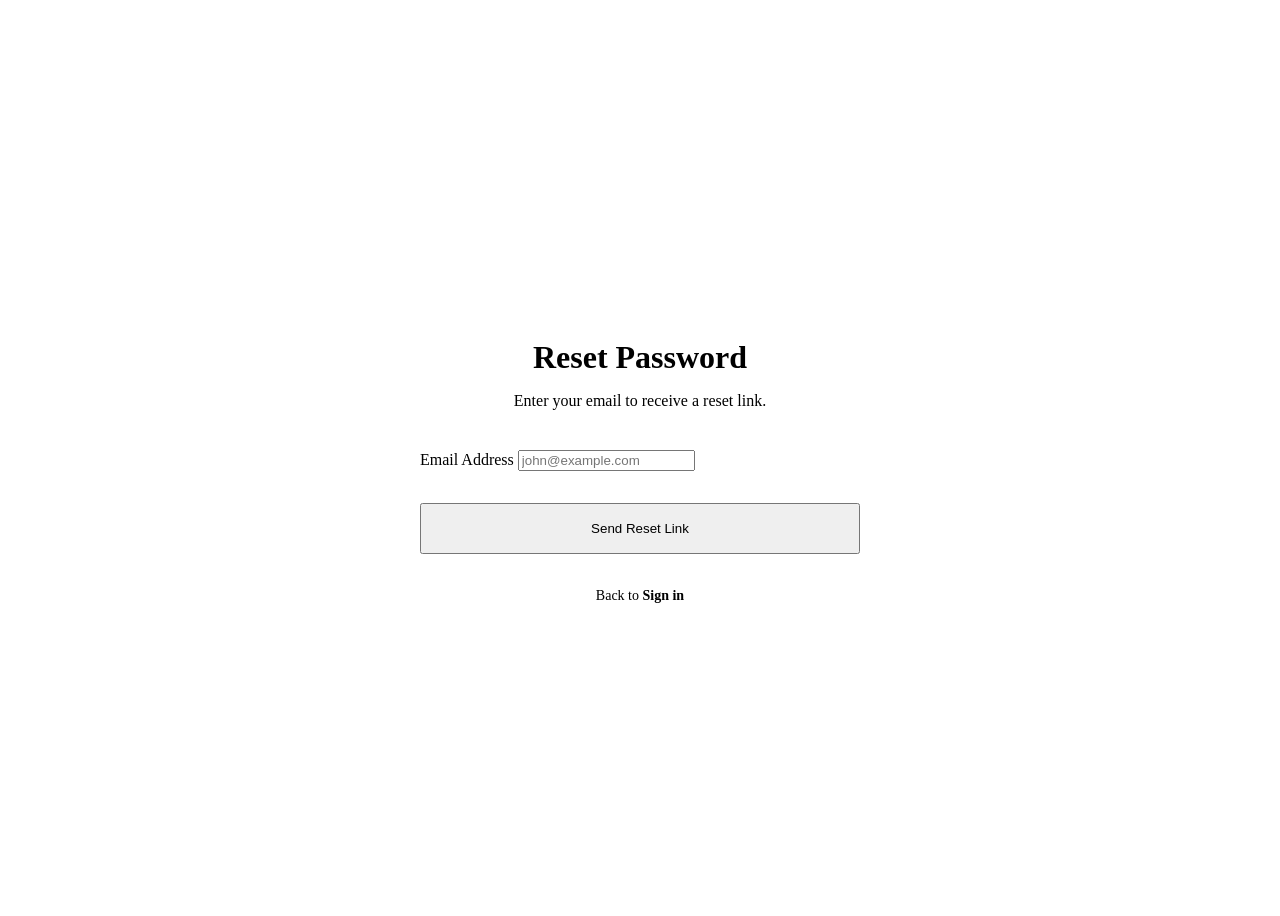
<file: auth-service/src/main/resources/templates/forgot-password.html>
<!DOCTYPE html>
<html xmlns:th="http://www.thymeleaf.org">
<head th:replace="~{fragments :: head('Forgot Password')}"></head>
<body style="display: flex; flex-direction: column; min-height: 100vh;">
    <nav th:replace="~{fragments :: navbar}"></nav>

    <main style="flex: 1; display: flex; align-items: center; justify-content: center; padding: 2rem;">
        <div class="glass animate-slide-up" style="width: 100%; max-width: 440px; padding: 3rem; border-radius: 28px; box-shadow: var(--shadow-xl);">
            <div style="text-align: center; margin-bottom: 2.5rem;">
                <h2 style="font-size: 2rem; font-weight: 700; margin-bottom: 0.5rem;" class="text-gradient">Reset Password</h2>
                <p style="color: var(--text-muted);">Enter your email to receive a reset link.</p>
            </div>

            <div id="error-msg" class="glass" style="display: none; padding: 1rem; border-radius: 12px; background: rgba(239, 68, 68, 0.1); border-color: rgba(239, 68, 68, 0.2); color: var(--danger); margin-bottom: 1.5rem; font-size: 0.875rem; text-align: center;"></div>
            <div id="success-msg" class="glass" style="display: none; padding: 1rem; border-radius: 12px; background: rgba(16, 185, 129, 0.1); border-color: rgba(16, 185, 129, 0.2); color: var(--success); margin-bottom: 1.5rem; font-size: 0.875rem; text-align: center;"></div>

            <form id="forgotForm">
                <div class="input-group" style="margin-bottom: 2rem;">
                    <label class="input-label" for="email">Email Address</label>
                    <input class="auth-input" type="email" id="email" name="email" placeholder="john@example.com" required />
                </div>

                <button class="btn btn-primary" type="submit" style="width: 100%; padding: 1rem;">Send Reset Link</button>
            </form>

            <div style="text-align: center; margin-top: 2rem;">
                <a href="/login" style="color: var(--text-muted); text-decoration: none; font-size: 0.875rem;">
                    Back to <span style="color: var(--primary-light); font-weight: 600;">Sign in</span>
                </a>
            </div>
        </div>
    </main>

    <footer th:replace="~{fragments :: footer}"></footer>

    <script>
        document.getElementById("forgotForm").addEventListener("submit", async function (event) {
            event.preventDefault();
            const email = document.getElementById("email").value;
            const errorMsg = document.getElementById("error-msg");
            const successMsg = document.getElementById("success-msg");
            const submitBtn = event.target.querySelector('button[type="submit"]');

            errorMsg.style.display = "none";
            successMsg.style.display = "none";
            submitBtn.disabled = true;
            submitBtn.innerText = "Sending...";

            try {
                const response = await fetch("/api/v1/auth/forgot-password?email=" + encodeURIComponent(email), {
                    method: "POST"
                });

                if (response.ok) {
                    successMsg.innerText = "If an account exists, a reset link has been sent.";
                    successMsg.style.display = "block";
                    event.target.style.display = "none";
                } else {
                    errorMsg.innerText = "Request failed. Please try again.";
                    errorMsg.style.display = "block";
                    submitBtn.disabled = false;
                    submitBtn.innerText = "Send Reset Link";
                }
            } catch (error) {
                errorMsg.innerText = "Network error.";
                errorMsg.style.display = "block";
                submitBtn.disabled = false;
                submitBtn.innerText = "Send Reset Link";
            }
        });
    </script>
</body>
</html>
</file>
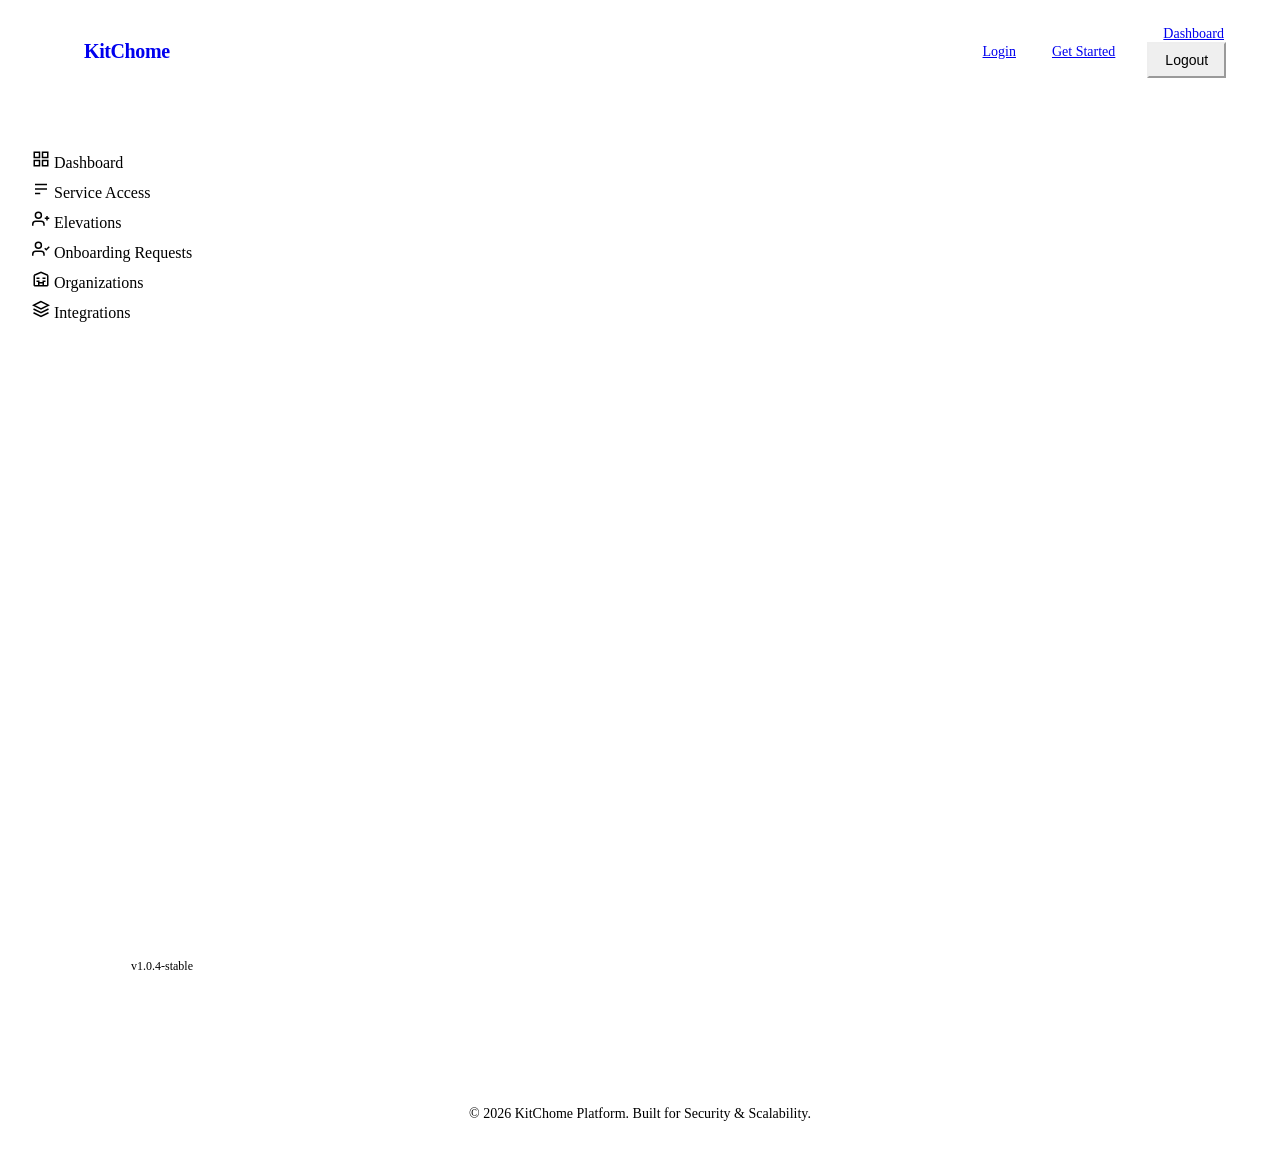
<file: auth-service/src/main/resources/templates/fragments.html>
<!DOCTYPE html>
<html xmlns:th="http://www.thymeleaf.org">

<head th:fragment="head(title)">
    <meta charset="UTF-8">
    <meta name="viewport" content="width=device-width, initial-scale=1.0">
    <title th:text="${title} + ' | KitChome'">KitChome</title>
    <link rel="stylesheet" th:href="@{/css/main.css}">
    <script th:src="@{/js/jquery-3.6.0.min.js}"></script>
    <script>
        if (typeof jQuery === 'undefined') {
            document.write('<script src="https://code.jquery.com/jquery-3.6.0.min.js"><\/script>');
        }
    </script>
</head>

<body>
    <!-- Navbar Fragment -->
    <nav th:fragment="navbar" class="glass"
        style="position: sticky; top: 0; z-index: 100; padding: 1rem 2rem; display: flex; align-items: center; justify-content: space-between; margin-bottom: 2rem;">
        <a href="/" style="text-decoration: none; display: flex; align-items: center; gap: 0.75rem;">
            <div
                style="width: 32px; height: 32px; background: var(--primary); border-radius: 8px; display: flex; align-items: center; justify-content: center;">
                <svg width="20" height="20" viewBox="0 0 24 24" fill="none" stroke="white" stroke-width="2.5">
                    <path d="M12 2L2 7l10 5 10-5-10-5zM2 17l10 5 10-5M2 12l10 5 10-5" />
                </svg>
            </div>
            <span style="font-weight: 700; font-size: 1.25rem; color: var(--text-main); letter-spacing: -0.02em;">Kit<span class="text-gradient">Chome</span></span>
        </a>
        <div id="nav-actions" style="display: flex; gap: 1rem; align-items: center;">
            <th:block th:if="${!isAuthenticated}">
                <a href="/login" class="btn btn-outline" style="padding: 0.5rem 1rem; font-size: 0.875rem;">Login</a>
                <a href="/register" class="btn btn-primary" style="padding: 0.5rem 1rem; font-size: 0.875rem;">Get Started</a>
            </th:block>
            <th:block th:if="${isAuthenticated}">
                <a href="/dashboard" class="btn btn-outline" style="padding: 0.5rem 1rem; font-size: 0.875rem;">Dashboard</a>
                <form th:action="@{/api/v1/auth/logout}" method="post" style="margin: 0;" id="logoutForm">
                    <button type="submit" class="btn btn-outline" style="padding: 0.5rem 1rem; font-size: 0.875rem; border-color: var(--danger); color: var(--danger);">Logout</button>
                </form>
            </th:block>
        </div>
    </nav>
    <!-- Sidebar Fragment (for Dashboard) -->
    <aside th:fragment="sidebar" class="glass"
        style="width: 260px; height: calc(100vh - 4rem); position: sticky; top: 5rem; border-radius: 20px; padding: 1.5rem; display: flex; flex-direction: column; gap: 0.5rem;">
        <a th:href="@{/dashboard}" class="btn btn-outline sidebar-link"
            style="justify-content: flex-start; border: none; width: 100%;">
            <svg width="18" height="18" viewBox="0 0 24 24" fill="none" stroke="currentColor" stroke-width="2">
                <rect x="3" y="3" width="7" height="7"></rect>
                <rect x="14" y="3" width="7" height="7"></rect>
                <rect x="14" y="14" width="7" height="7"></rect>
                <rect x="3" y="14" width="7" height="7"></rect>
            </svg>
            Dashboard
        </a>
        <a th:href="@{/dashboard#services-section}" class="btn btn-outline sidebar-link"
            style="justify-content: flex-start; border: none; width: 100%;">
            <svg width="18" height="18" viewBox="0 0 24 24" fill="none" stroke="currentColor" stroke-width="2">
                <path d="M4 6h16M4 12h16M4 18h7" />
            </svg>
            Service Access
        </a>
        <a th:href="@{/dashboard#promotions-section}" class="btn btn-outline sidebar-link"
            style="justify-content: flex-start; border: none; width: 100%;">
            <svg width="18" height="18" viewBox="0 0 24 24" fill="none" stroke="currentColor" stroke-width="2">
                <path d="M16 21v-2a4 4 0 0 0-4-4H5a4 4 0 0 0-4 4v2" />
                <circle cx="8.5" cy="7" r="4" />
                <line x1="20" y1="8" x2="20" y2="14" />
                <line x1="23" y1="11" x2="17" y2="11" />
            </svg>
            Elevations
        </a>
        <a id="nav-admin-onboardings" th:href="@{/onboarding}" class="btn btn-outline sidebar-link"
            th:style="${isAdmin != null and isAdmin} ? 'justify-content: flex-start; border: none; width: 100%;' : 'justify-content: flex-start; border: none; width: 100%; display: none;'">
            <svg width="18" height="18" viewBox="0 0 24 24" fill="none" stroke="currentColor" stroke-width="2">
                <path d="M16 21v-2a4 4 0 0 0-4-4H5a4 4 0 0 0-4 4v2" />
                <circle cx="8.5" cy="7" r="4" />
                <polyline points="17 11 19 13 23 9" />
            </svg>
            Onboarding Requests
            <span id="nav-pending-onboardings-badge"
                  th:if="${pendingOnboardingsCount != null and pendingOnboardingsCount > 0}"
                  th:text="${pendingOnboardingsCount}"
                  class="badge"
                  style="margin-left: auto; background: var(--warning); color: black; font-size: 0.7rem; padding: 2px 6px; border-radius: 10px; font-weight: bold;">
            </span>
        </a>
        <a id="nav-admin-orgs" th:href="@{/dashboard#admin-org-section}" class="btn btn-outline sidebar-link"
            th:style="${isAdmin != null and isAdmin} ? 'justify-content: flex-start; border: none; width: 100%;' : 'justify-content: flex-start; border: none; width: 100%; display: none;'">
            <svg width="18" height="18" viewBox="0 0 24 24" fill="none" stroke="currentColor" stroke-width="2">
                <path d="M3 21h18M3 7v14M21 7v14M6 11h4M6 15h4M14 11h4M14 15h4M9 21v-4h6v4M3 7l9-4 9 4" />
            </svg>
            Organizations
        </a>
        <a th:href="@{/integrations}" class="btn btn-outline sidebar-link"
            style="justify-content: flex-start; border: none; width: 100%;">
            <svg width="18" height="18" viewBox="0 0 24 24" fill="none" stroke="currentColor" stroke-width="2">
                <path d="M12 2L2 7l10 5 10-5-10-5zM2 17l10 5 10-5M2 12l10 5 10-5" />
            </svg>
            Integrations
        </a>
        <div style="margin-top: auto; padding-top: 1rem; border-top: 1px solid var(--glass-border);">
            <p style="font-size: 0.75rem; color: var(--text-dim); text-align: center;">v1.0.4-stable</p>
        </div>
    </aside>

    <!-- Footer Fragment -->
    <footer th:fragment="footer"
        style="margin-top: 4rem; padding: 2rem; text-align: center; color: var(--text-dim); font-size: 0.875rem;">
        &copy; 2026 KitChome Platform. Built for Security & Scalability.
    </footer>
</body>

</html>
</file>
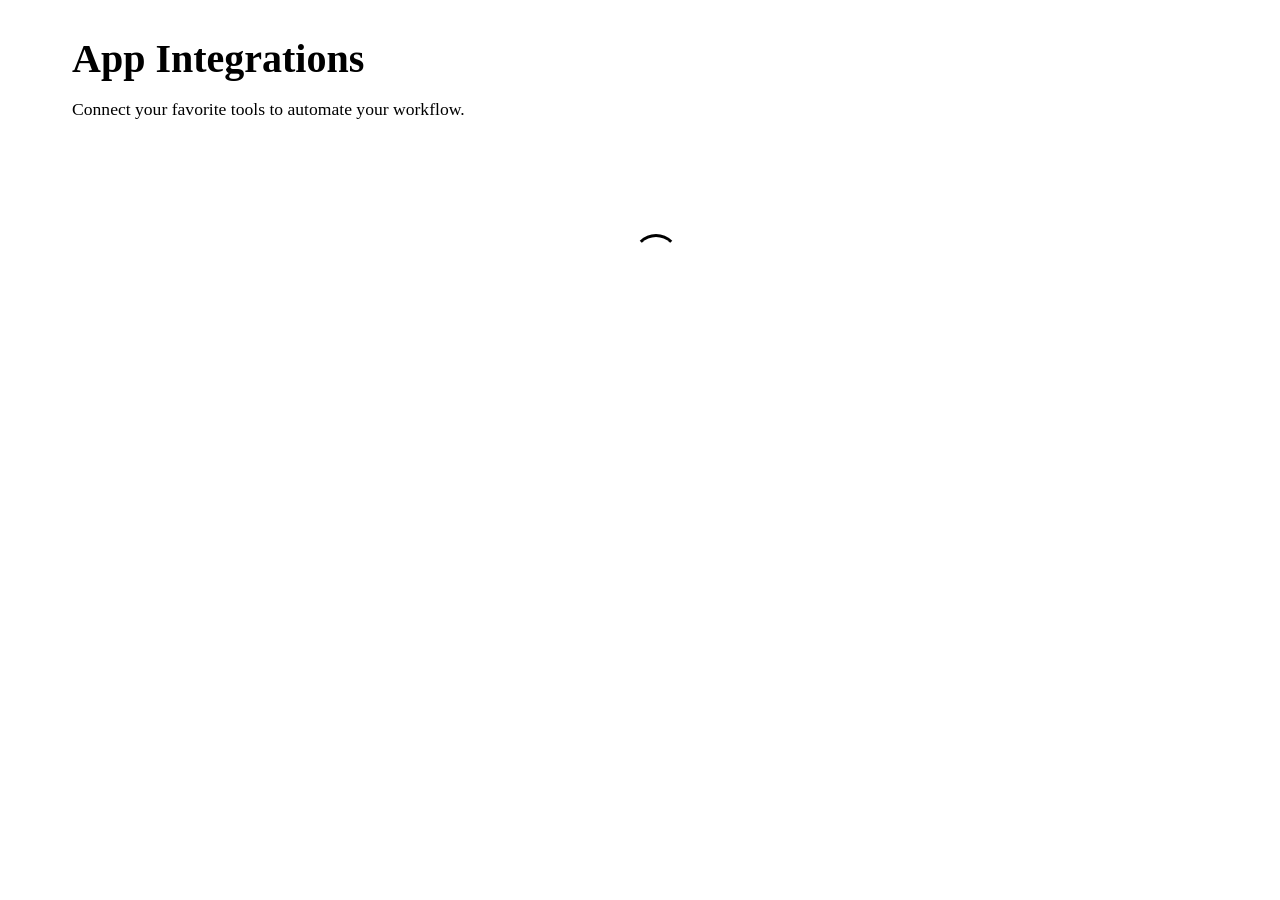
<file: auth-service/src/main/resources/templates/integrations.html>
<!DOCTYPE html>
<html xmlns:th="http://www.thymeleaf.org">
<head th:replace="~{fragments :: head('Integrations')}"></head>
<body style="background-color: var(--bg-darker);">
    <nav th:replace="~{fragments :: navbar}"></nav>

    <div style="max-width: 1400px; margin: 0 auto; display: flex; gap: 2rem; padding: 0 2rem 4rem;">
        <!-- Sidebar -->
        <aside th:replace="~{fragments :: sidebar}"></aside>

        <!-- Main Content -->
        <main style="flex: 1; display: flex; flex-direction: column; gap: 2rem;">
            <header class="animate-slide-up">
                <h1 style="font-size: 2.5rem; font-weight: 800; margin-bottom: 0.5rem;" class="text-gradient">App Integrations</h1>
                <p style="color: var(--text-muted); font-size: 1.1rem;">Connect your favorite tools to automate your workflow.</p>
            </header>

            <!-- Loading Spinner -->
            <div id="loading" style="display: flex; justify-content: center; padding: 4rem;">
                <div style="width: 40px; height: 40px; border: 3px solid rgba(255,255,255,0.1); border-top-color: var(--primary); border-radius: 50%; animate: spin 1s linear infinite;"></div>
            </div>

            <!-- Integrations Grid -->
            <div id="integrations-grid" style="display: grid; grid-template-columns: repeat(auto-fill, minmax(320px, 1fr)); gap: 1.5rem;" class="animate-slide-up">
                <!-- Cards will be injected here -->
            </div>
            
            <!-- Empty State (Hidden) -->
            <div id="empty-state" class="glass" style="display: none; padding: 4rem; text-align: center; border-radius: 24px;">
                <svg width="48" height="48" viewBox="0 0 24 24" fill="none" stroke="var(--text-dim)" stroke-width="1.5" style="margin-bottom: 1.5rem;"><path d="M21 16V8a2 2 0 0 0-1-1.73l-7-4a2 2 0 0 0-2 0l-7 4A2 2 0 0 0 3 8v8a2 2 0 0 0 1 1.73l7 4a2 2 0 0 0 2 0l7-4A2 2 0 0 0 21 16z"></path></svg>
                <h3 style="font-size: 1.5rem; color: var(--text-main); margin-bottom: 0.5rem;">No integrations found</h3>
                <p style="color: var(--text-muted);">We're working on adding more providers soon.</p>
            </div>
        </main>
    </div>

    <footer th:replace="~{fragments :: footer}"></footer>

    <style>
        @keyframes spin { to { transform: rotate(360deg); } }
        
        .integration-card {
            padding: 2rem;
            border-radius: 24px;
            transition: all 0.3s cubic-bezier(0.4, 0, 0.2, 1);
            position: relative;
            overflow: hidden;
            display: flex;
            flex-direction: column;
            gap: 1.25rem;
        }
        
        .integration-card:hover {
            transform: translateY(-8px);
            border-color: var(--primary-light);
            box-shadow: 0 20px 40px rgba(0,0,0,0.3);
        }

        .status-badge {
            font-size: 0.75rem;
            font-weight: 700;
            padding: 0.25rem 0.75rem;
            border-radius: 100px;
            text-transform: uppercase;
        }

        .status-connected {
            background: rgba(16, 185, 129, 0.1);
            color: var(--success);
        }

        .status-disconnected {
            background: rgba(255, 255, 255, 0.05);
            color: var(--text-dim);
        }
    </style>

    <script>
        $(document).ready(function() {
            fetchIntegrations();
        });

        function fetchIntegrations() {
            $.ajax({
                url: "/api/v1/auth/integrations",
                method: "GET",
                success: function(response) {
                    $('#loading').hide();
                    const integrations = response.payload;
                    
                    if (!integrations || integrations.length === 0) {
                        $('#empty-state').show();
                        return;
                    }

                    renderIntegrations(integrations);
                },
                error: function(xhr) {
                    $('#loading').hide();
                    if (xhr.status === 401) {
                        window.location.href = '/login?session=expired';
                    } else {
                        alert("Failed to load integrations. Please try again later.");
                    }
                }
            });
        }

        function renderIntegrations(integrations) {
            const grid = $('#integrations-grid');
            grid.empty();

            integrations.forEach(integration => {
                const card = $(`
                    <div class="glass integration-card">
                        <div style="display: flex; align-items: flex-start; justify-content: space-between;">
                            <div style="width: 56px; height: 56px; border-radius: 16px; background: rgba(255,255,255,0.05); display: flex; align-items: center; justify-content: center; padding: 10px;">
                                <img src="${integration.iconUrl}" alt="${integration.displayName}" style="max-width: 100%; max-height: 100%; object-fit: contain;">
                            </div>
                            <span class="status-badge ${integration.connected ? 'status-connected' : 'status-disconnected'}">
                                ${integration.connected ? 'Connected' : 'Disconnected'}
                            </span>
                        </div>
                        
                        <div>
                            <h3 style="font-size: 1.25rem; font-weight: 700; margin-bottom: 0.5rem;">${integration.displayName}</h3>
                            <p style="color: var(--text-muted); font-size: 0.875rem; line-height: 1.5; height: 3rem; overflow: hidden; display: -webkit-box; -webkit-line-clamp: 2; -webkit-box-orient: vertical;">
                                ${integration.description}
                            </p>
                        </div>
                        
                        <div style="margin-top: auto;">
                            ${integration.connected ? 
                                `<button class="btn btn-outline" style="width: 100%; border-color: rgba(16, 185, 129, 0.2); color: var(--success); cursor: default;">Active Connection</button>` : 
                                `<button onclick="initiateAuth('${integration.name}')" class="btn btn-primary" style="width: 100%;">Connect Platform</button>`
                            }
                        </div>
                    </div>
                `);
                grid.append(card);
            });
        }

        function initiateAuth(providerName) {
            $.ajax({
                url: `/api/v1/auth/integrations/${providerName}/authorize`,
                method: "GET",
                success: function(response) {
                    if (response.payload && response.payload.authorizationUrl) {
                        window.location.href = response.payload.authorizationUrl;
                    } else {
                        alert("Could not initiate authorization.");
                    }
                },
                error: function() {
                    alert("Error initiating integration.");
                }
            });
        }
    </script>
</body>
</html>
</file>
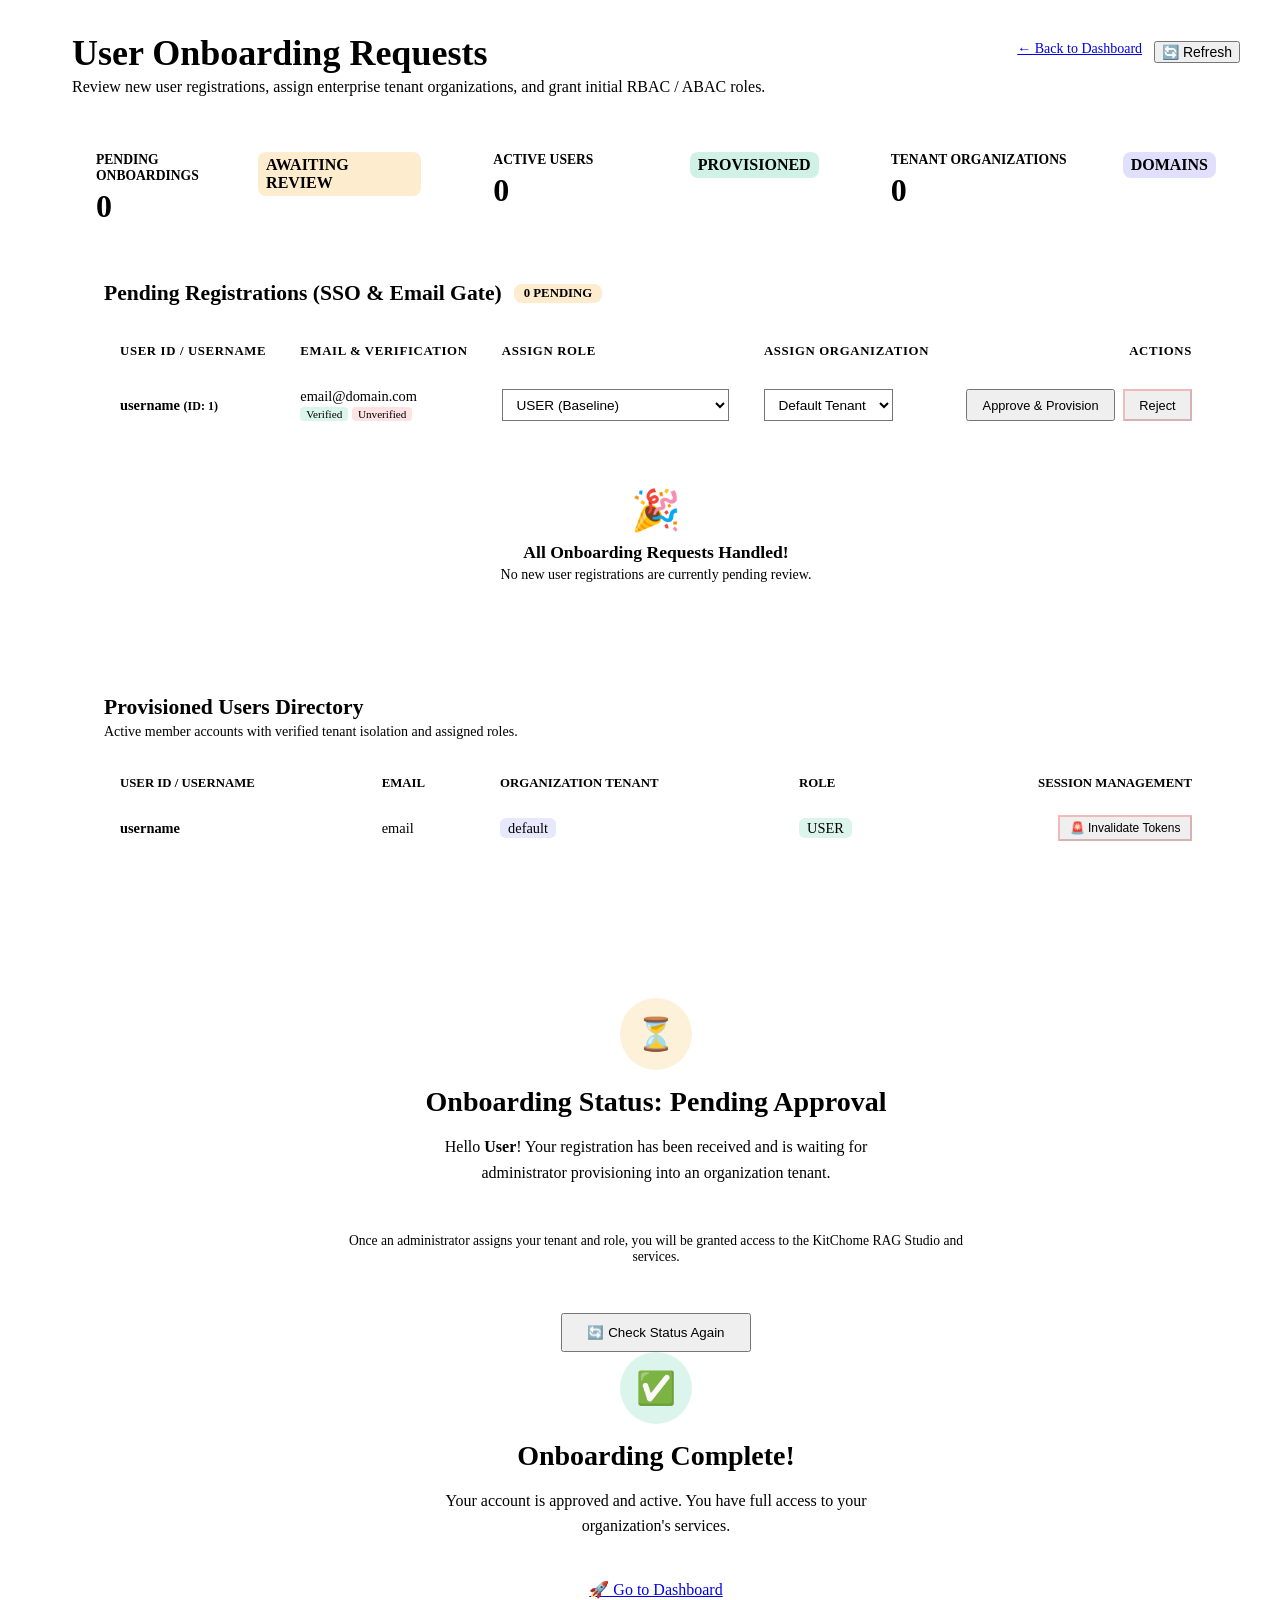
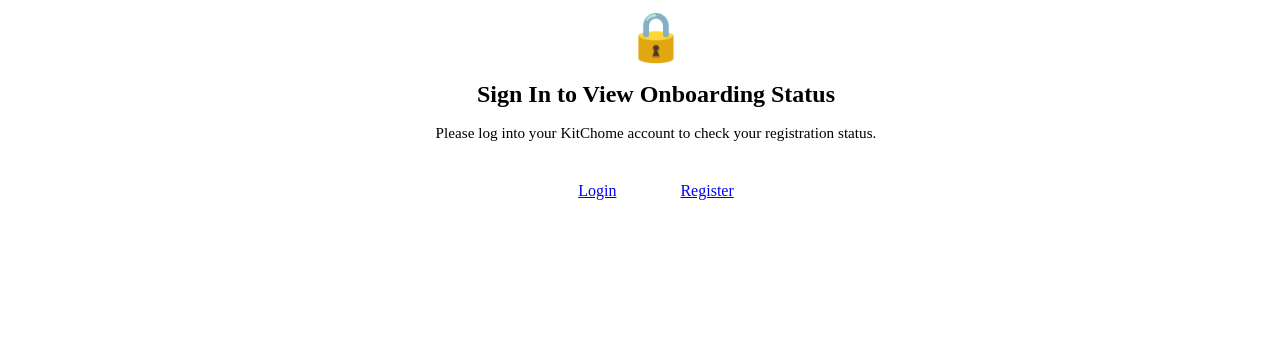
<file: auth-service/src/main/resources/templates/onboardings.html>
<!DOCTYPE html>
<html xmlns:th="http://www.thymeleaf.org">
<head th:replace="~{fragments :: head('Onboarding Requests')}"></head>
<body style="background-color: var(--bg-darker); min-height: 100vh; color: var(--text-main);">
    <nav th:replace="~{fragments :: navbar}"></nav>

    <div style="max-width: 1400px; margin: 0 auto; display: flex; gap: 2rem; padding: 0 2rem 4rem;">
        <!-- Sidebar -->
        <aside th:replace="~{fragments :: sidebar}"></aside>

        <!-- Main Content -->
        <main style="flex: 1; display: flex; flex-direction: column; gap: 2rem;">
            <!-- Header -->
            <header class="animate-slide-up" style="display: flex; align-items: center; justify-content: space-between; flex-wrap: wrap; gap: 1rem;">
                <div>
                    <h1 style="font-size: 2.25rem; font-weight: 800; margin-bottom: 0.25rem;" class="text-gradient">
                        User Onboarding Requests
                    </h1>
                    <p style="color: var(--text-muted); font-size: 1rem; margin: 0;">
                        Review new user registrations, assign enterprise tenant organizations, and grant initial RBAC / ABAC roles.
                    </p>
                </div>
                <div style="display: flex; gap: 0.75rem;">
                    <a href="/dashboard" class="btn btn-outline" style="font-size: 0.875rem;">
                        ← Back to Dashboard
                    </a>
                    <button onclick="location.reload()" class="btn btn-primary" style="font-size: 0.875rem;">
                        🔄 Refresh
                    </button>
                </div>
            </header>

            <!-- ================= ADMIN VIEW ================= -->
            <th:block th:if="${isAdmin}">
                <!-- Stat Cards -->
                <div style="display: grid; grid-template-columns: repeat(auto-fit, minmax(220px, 1fr)); gap: 1.5rem;" class="animate-slide-up">
                    <div class="glass" style="padding: 1.5rem; border-radius: 20px; border-left: 4px solid var(--warning);">
                        <div style="display: flex; justify-content: space-between; align-items: flex-start;">
                            <div>
                                <p style="color: var(--text-muted); font-size: 0.85rem; margin: 0; font-weight: 600; text-transform: uppercase;">Pending Onboardings</p>
                                <h3 id="stat-pending-count" style="font-size: 2rem; font-weight: 800; margin: 0.25rem 0 0;" th:text="${pendingOnboardingsCount != null ? pendingOnboardingsCount : 0}">0</h3>
                            </div>
                            <span class="badge" style="background: rgba(245, 158, 11, 0.2); color: var(--warning); font-weight: bold; padding: 4px 8px; border-radius: 8px;">AWAITING REVIEW</span>
                        </div>
                    </div>

                    <div class="glass" style="padding: 1.5rem; border-radius: 20px; border-left: 4px solid var(--success);">
                        <div style="display: flex; justify-content: space-between; align-items: flex-start;">
                            <div>
                                <p style="color: var(--text-muted); font-size: 0.85rem; margin: 0; font-weight: 600; text-transform: uppercase;">Active Users</p>
                                <h3 style="font-size: 2rem; font-weight: 800; margin: 0.25rem 0 0;" th:text="${approvedUsers != null ? approvedUsers.size() : 0}">0</h3>
                            </div>
                            <span class="badge" style="background: rgba(16, 185, 129, 0.2); color: var(--success); font-weight: bold; padding: 4px 8px; border-radius: 8px;">PROVISIONED</span>
                        </div>
                    </div>

                    <div class="glass" style="padding: 1.5rem; border-radius: 20px; border-left: 4px solid var(--primary);">
                        <div style="display: flex; justify-content: space-between; align-items: flex-start;">
                            <div>
                                <p style="color: var(--text-muted); font-size: 0.85rem; margin: 0; font-weight: 600; text-transform: uppercase;">Tenant Organizations</p>
                                <h3 style="font-size: 2rem; font-weight: 800; margin: 0.25rem 0 0;" th:text="${organizations != null ? organizations.size() : 0}">0</h3>
                            </div>
                            <span class="badge" style="background: rgba(99, 102, 241, 0.2); color: var(--primary-light); font-weight: bold; padding: 4px 8px; border-radius: 8px;">DOMAINS</span>
                        </div>
                    </div>
                </div>

                <!-- Pending Onboardings Table Section -->
                <section class="glass animate-slide-up" style="padding: 2rem; border-radius: 24px;">
                    <div style="display: flex; align-items: center; justify-content: space-between; margin-bottom: 1.5rem;">
                        <div style="display: flex; align-items: center; gap: 0.75rem;">
                            <h2 style="font-size: 1.35rem; font-weight: 700; margin: 0;">Pending Registrations (SSO & Email Gate)</h2>
                            <span id="pending-badge" class="badge" style="background: rgba(245, 158, 11, 0.2); color: var(--warning); font-size: 0.8rem; padding: 2px 10px; border-radius: 8px; font-weight: 700;"
                                  th:text="${(pendingOnboardingsCount != null ? pendingOnboardingsCount : 0) + ' PENDING'}">
                                0 PENDING
                            </span>
                        </div>
                    </div>

                    <div style="overflow-x: auto;">
                        <table style="width: 100%; border-collapse: collapse; text-align: left; font-size: 0.9rem;">
                            <thead>
                                <tr style="border-bottom: 1px solid var(--glass-border); color: var(--text-muted); font-size: 0.8rem; text-transform: uppercase; letter-spacing: 0.05em;">
                                    <th style="padding: 0.85rem 1rem;">User ID / Username</th>
                                    <th style="padding: 0.85rem 1rem;">Email & Verification</th>
                                    <th style="padding: 0.85rem 1rem;">Assign Role</th>
                                    <th style="padding: 0.85rem 1rem;">Assign Organization</th>
                                    <th style="padding: 0.85rem 1rem; text-align: right;">Actions</th>
                                </tr>
                            </thead>
                            <tbody id="onboardings-table-body">
                                <th:block th:if="${pendingUsers != null and !pendingUsers.isEmpty()}">
                                    <tr th:each="u : ${pendingUsers}" th:id="'row-onboard-' + ${u.id}" style="border-bottom: 1px solid rgba(255,255,255,0.04); transition: background 0.2s;">
                                        <td style="padding: 1rem; font-weight: 600;">
                                            <span th:text="${u.username}">username</span>
                                            <span style="font-size: 0.75rem; color: var(--text-dim);" th:text="'(ID: ' + ${u.id} + ')'">(ID: 1)</span>
                                        </td>
                                        <td style="padding: 1rem; color: var(--text-muted);">
                                            <div th:text="${u.email}">email@domain.com</div>
                                            <span th:if="${u.emailVerified}" class="badge" style="background: rgba(16, 185, 129, 0.15); color: var(--success); font-size: 0.7rem; padding: 1px 6px; border-radius: 4px;">Verified</span>
                                            <span th:unless="${u.emailVerified}" class="badge" style="background: rgba(239, 68, 68, 0.15); color: var(--danger); font-size: 0.7rem; padding: 1px 6px; border-radius: 4px;">Unverified</span>
                                        </td>
                                        <td style="padding: 1rem;">
                                            <select th:id="'onboard-role-' + ${u.id}" class="auth-input" style="padding: 0.4rem 0.6rem; font-size: 0.85rem; width: auto; background: rgba(255,255,255,0.05);">
                                                <option value="USER" selected>USER (Baseline)</option>
                                                <option value="MODERATOR">MODERATOR (Ingestion Mod)</option>
                                                <option value="ADMIN">ADMIN</option>
                                            </select>
                                        </td>
                                        <td style="padding: 1rem;">
                                            <select th:id="'onboard-org-' + ${u.id}" class="auth-input" style="padding: 0.4rem 0.6rem; font-size: 0.85rem; width: auto; background: rgba(255,255,255,0.05);">
                                                <option value="default">Default Tenant</option>
                                                <th:block th:if="${organizations != null}">
                                                    <option th:each="org : ${organizations}" th:value="${org.code}" th:text="${org.name + ' (' + org.code + ')'}"></option>
                                                </th:block>
                                            </select>
                                        </td>
                                        <td style="padding: 1rem; text-align: right;">
                                            <div style="display: flex; gap: 0.5rem; justify-content: flex-end;">
                                                <button th:data-id="${u.id}" onclick="approveOnboarding(this.getAttribute('data-id'))" class="btn btn-primary" style="padding: 0.4rem 0.9rem; font-size: 0.8rem;">
                                                    Approve & Provision
                                                </button>
                                                <button th:data-id="${u.id}" onclick="rejectOnboarding(this.getAttribute('data-id'))" class="btn btn-outline" style="padding: 0.4rem 0.9rem; font-size: 0.8rem; color: var(--danger); border-color: rgba(239,68,68,0.3);">
                                                    Reject
                                                </button>
                                            </div>
                                        </td>
                                    </tr>
                                </th:block>
                                <tr th:if="${pendingUsers == null or pendingUsers.isEmpty()}" id="empty-onboardings-row">
                                    <td colspan="5" style="padding: 3rem 1rem; text-align: center; color: var(--text-dim);">
                                        <div style="font-size: 2.5rem; margin-bottom: 0.5rem;">🎉</div>
                                        <div style="font-size: 1.1rem; font-weight: 600; color: var(--text-main); margin-bottom: 0.25rem;">All Onboarding Requests Handled!</div>
                                        <div style="font-size: 0.875rem;">No new user registrations are currently pending review.</div>
                                    </td>
                                </tr>
                            </tbody>
                        </table>
                    </div>
                </section>

                <!-- Approved Users Directory -->
                <section class="glass animate-slide-up" style="padding: 2rem; border-radius: 24px;">
                    <div style="margin-bottom: 1.5rem;">
                        <h2 style="font-size: 1.35rem; font-weight: 700; margin: 0;">Provisioned Users Directory</h2>
                        <p style="color: var(--text-muted); font-size: 0.875rem; margin-top: 0.25rem;">
                            Active member accounts with verified tenant isolation and assigned roles.
                        </p>
                    </div>
                    <div style="overflow-x: auto;">
                        <table style="width: 100%; border-collapse: collapse; text-align: left; font-size: 0.9rem;">
                            <thead>
                                <tr style="border-bottom: 1px solid var(--glass-border); color: var(--text-muted); font-size: 0.8rem; text-transform: uppercase;">
                                    <th style="padding: 0.75rem 1rem;">User ID / Username</th>
                                    <th style="padding: 0.75rem 1rem;">Email</th>
                                    <th style="padding: 0.75rem 1rem;">Organization Tenant</th>
                                    <th style="padding: 0.75rem 1rem;">Role</th>
                                    <th style="padding: 0.75rem 1rem; text-align: right;">Session Management</th>
                                </tr>
                            </thead>
                            <tbody>
                                <th:block th:if="${approvedUsers != null and !approvedUsers.isEmpty()}">
                                    <tr th:each="au : ${approvedUsers}" style="border-bottom: 1px solid rgba(255,255,255,0.03);">
                                        <td style="padding: 0.75rem 1rem; font-weight: 600;" th:text="${au.username}">username</td>
                                        <td style="padding: 0.75rem 1rem; color: var(--text-muted);" th:text="${au.email}">email</td>
                                        <td style="padding: 0.75rem 1rem;">
                                            <span class="badge" style="background: rgba(99, 102, 241, 0.15); color: var(--primary-light); padding: 2px 8px; border-radius: 6px;"
                                                  th:text="${au.organization != null ? au.organization.name + ' (' + au.organization.code + ')' : 'default'}">
                                                default
                                            </span>
                                        </td>
                                        <td style="padding: 0.75rem 1rem;">
                                            <span class="badge" style="background: rgba(16, 185, 129, 0.15); color: var(--success); padding: 2px 8px; border-radius: 6px;"
                                                  th:text="${au.roles != null ? au.roles : 'USER'}">
                                                USER
                                            </span>
                                        </td>
                                        <td style="padding: 0.75rem 1rem; text-align: right;">
                                            <button th:data-username="${au.username}" onclick="invalidateSession(this.getAttribute('data-username'))" class="btn btn-outline" style="padding: 0.25rem 0.6rem; font-size: 0.75rem; border-color: rgba(239,68,68,0.3); color: var(--danger);">
                                                🚨 Invalidate Tokens
                                            </button>
                                        </td>
                                    </tr>
                                </th:block>
                            </tbody>
                        </table>
                    </div>
                </section>
            </th:block>

            <!-- ================= NON-ADMIN / USER STATUS VIEW ================= -->
            <th:block th:unless="${isAdmin}">
                <section class="glass animate-slide-up" style="padding: 3rem 2rem; border-radius: 24px; text-align: center; max-width: 700px; margin: 2rem auto;">
                    <th:block th:if="${currentUser != null}">
                        <div th:if="${!currentUser.enabled}" style="display: flex; flex-direction: column; align-items: center; gap: 1rem;">
                            <div style="width: 72px; height: 72px; background: rgba(245, 158, 11, 0.15); border: 2px solid var(--warning); border-radius: 50%; display: flex; align-items: center; justify-content: center; font-size: 2rem;">
                                ⏳
                            </div>
                            <h2 style="font-size: 1.75rem; font-weight: 800; margin: 0;" class="text-gradient">
                                Onboarding Status: Pending Approval
                            </h2>
                            <p style="color: var(--text-muted); font-size: 1rem; line-height: 1.6; max-width: 500px; margin: 0;">
                                Hello <strong th:text="${currentUser.username}">User</strong>! Your registration has been received and is waiting for administrator provisioning into an organization tenant.
                            </p>
                            <div class="glass" style="padding: 1rem 1.5rem; border-radius: 12px; font-size: 0.85rem; color: var(--text-dim); margin-top: 1rem;">
                                Once an administrator assigns your tenant and role, you will be granted access to the KitChome RAG Studio and services.
                            </div>
                            <button onclick="location.reload()" class="btn btn-primary" style="margin-top: 1rem; padding: 0.6rem 1.5rem;">
                                🔄 Check Status Again
                            </button>
                        </div>

                        <div th:if="${currentUser.enabled}" style="display: flex; flex-direction: column; align-items: center; gap: 1rem;">
                            <div style="width: 72px; height: 72px; background: rgba(16, 185, 129, 0.15); border: 2px solid var(--success); border-radius: 50%; display: flex; align-items: center; justify-content: center; font-size: 2rem;">
                                ✅
                            </div>
                            <h2 style="font-size: 1.75rem; font-weight: 800; margin: 0; color: var(--success);">
                                Onboarding Complete!
                            </h2>
                            <p style="color: var(--text-muted); font-size: 1rem; line-height: 1.6; max-width: 500px; margin: 0;">
                                Your account is approved and active. You have full access to your organization's services.
                            </p>
                            <a href="/dashboard" class="btn btn-primary" style="margin-top: 1rem; padding: 0.6rem 1.5rem;">
                                🚀 Go to Dashboard
                            </a>
                        </div>
                    </th:block>

                    <th:block th:unless="${currentUser != null}">
                        <div style="display: flex; flex-direction: column; align-items: center; gap: 1rem;">
                            <div style="font-size: 3rem;">🔒</div>
                            <h2 style="font-size: 1.5rem; font-weight: 700; margin: 0;">Sign In to View Onboarding Status</h2>
                            <p style="color: var(--text-muted); font-size: 0.95rem; margin: 0;">
                                Please log into your KitChome account to check your registration status.
                            </p>
                            <div style="display: flex; gap: 1rem; margin-top: 1rem;">
                                <a href="/login" class="btn btn-primary" style="padding: 0.5rem 1.5rem;">Login</a>
                                <a href="/register" class="btn btn-outline" style="padding: 0.5rem 1.5rem;">Register</a>
                            </div>
                        </div>
                    </th:block>
                </section>
            </th:block>
        </main>
    </div>

    <footer th:replace="~{fragments :: footer}"></footer>

    <script th:if="${isAdmin}">
        function approveOnboarding(userId) {
            const role = $(`#onboard-role-${userId}`).val() || "USER";
            const org = $(`#onboard-org-${userId}`).val() || "default";

            $.ajax({
                url: `/api/v1/admin/onboardings/${userId}/approve`,
                method: "POST",
                contentType: "application/json",
                data: JSON.stringify({ role: role, organizationCode: org }),
                success: function (res) {
                    alert("User approved and provisioned successfully!");
                    $(`#row-onboard-${userId}`).fadeOut(300, function() {
                        $(this).remove();
                        let currentCount = parseInt($("#stat-pending-count").text(), 10) || 1;
                        let newCount = Math.max(0, currentCount - 1);
                        $("#stat-pending-count").text(newCount);
                        $("#pending-badge").text(newCount + " PENDING");
                        if (newCount === 0) {
                            $("#onboardings-table-body").html(`
                                <tr>
                                    <td colspan="5" style="padding: 3rem 1rem; text-align: center; color: var(--text-dim);">
                                        <div style="font-size: 2.5rem; margin-bottom: 0.5rem;">🎉</div>
                                        <div style="font-size: 1.1rem; font-weight: 600; color: var(--text-main); margin-bottom: 0.25rem;">All Onboarding Requests Handled!</div>
                                        <div style="font-size: 0.875rem;">No new user registrations are currently pending review.</div>
                                    </td>
                                </tr>
                            `);
                        }
                    });
                },
                error: function (xhr) {
                    alert("Failed to approve onboarding: " + (xhr.responseJSON ? xhr.responseJSON.message : "Error"));
                }
            });
        }

        function rejectOnboarding(userId) {
            if (!confirm("Are you sure you want to reject and remove this onboarding request?")) {
                return;
            }

            $.ajax({
                url: `/api/v1/admin/onboardings/${userId}/reject`,
                method: "POST",
                success: function () {
                    alert("User registration rejected.");
                    $(`#row-onboard-${userId}`).fadeOut(300, function() {
                        $(this).remove();
                        let currentCount = parseInt($("#stat-pending-count").text(), 10) || 1;
                        let newCount = Math.max(0, currentCount - 1);
                        $("#stat-pending-count").text(newCount);
                        $("#pending-badge").text(newCount + " PENDING");
                    });
                },
                error: function (xhr) {
                    alert("Failed to reject onboarding: " + (xhr.responseJSON ? xhr.responseJSON.message : "Error"));
                }
            });
        }

        function invalidateSession(username) {
            if (!confirm(`Revoke all cluster tokens and sessions for ${username}?`)) {
                return;
            }

            $.ajax({
                url: `/api/v1/admin/users/${encodeURIComponent(username)}/invalidate`,
                method: "POST",
                success: function () {
                    alert(`Tokens revoked for ${username}.`);
                },
                error: function (xhr) {
                    alert("Failed to invalidate session: " + (xhr.responseJSON ? xhr.responseJSON.message : "Error"));
                }
            });
        }
    </script>
</body>
</html>
</file>
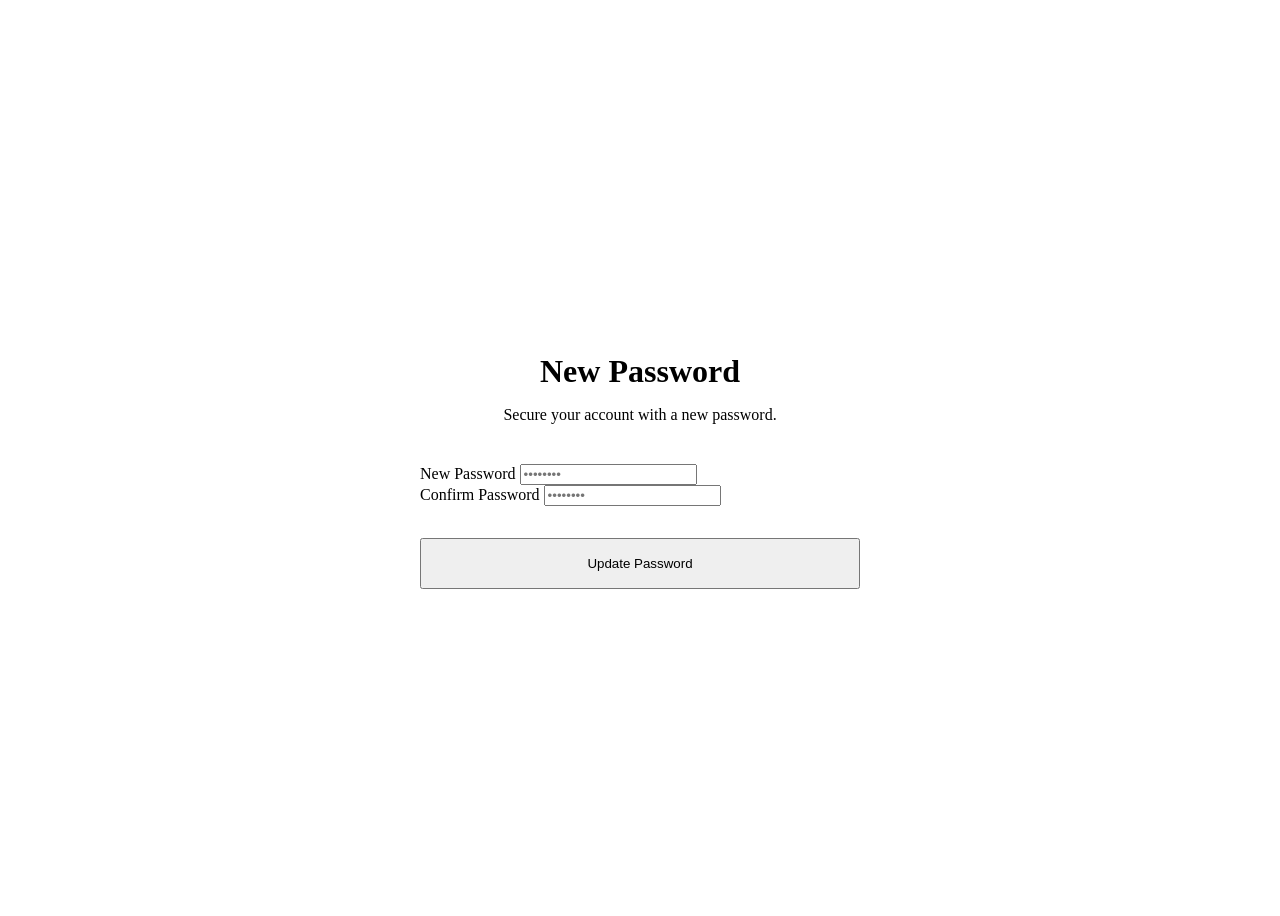
<file: auth-service/src/main/resources/templates/reset-password.html>
<!DOCTYPE html>
<html xmlns:th="http://www.thymeleaf.org">
<head th:replace="~{fragments :: head('New Password')}"></head>
<body style="display: flex; flex-direction: column; min-height: 100vh;">
    <nav th:replace="~{fragments :: navbar}"></nav>

    <main style="flex: 1; display: flex; align-items: center; justify-content: center; padding: 2rem;">
        <div class="glass animate-slide-up" style="width: 100%; max-width: 440px; padding: 3rem; border-radius: 28px; box-shadow: var(--shadow-xl);">
            <div style="text-align: center; margin-bottom: 2.5rem;">
                <h2 style="font-size: 2rem; font-weight: 700; margin-bottom: 0.5rem;" class="text-gradient">New Password</h2>
                <p style="color: var(--text-muted);">Secure your account with a new password.</p>
            </div>

            <div id="error-msg" class="glass" style="display: none; padding: 1rem; border-radius: 12px; background: rgba(239, 68, 68, 0.1); border-color: rgba(239, 68, 68, 0.2); color: var(--danger); margin-bottom: 1.5rem; font-size: 0.875rem; text-align: center;"></div>
            <div id="success-msg" class="glass" style="display: none; padding: 1rem; border-radius: 12px; background: rgba(16, 185, 129, 0.1); border-color: rgba(16, 185, 129, 0.2); color: var(--success); margin-bottom: 1.5rem; font-size: 0.875rem; text-align: center;"></div>

            <form id="resetForm">
                <input type="hidden" id="token" th:value="${token}" />
                <div class="input-group">
                    <label class="input-label" for="password">New Password</label>
                    <input class="auth-input" type="password" id="password" name="password" placeholder="••••••••" required />
                </div>
                <div class="input-group" style="margin-bottom: 2rem;">
                    <label class="input-label" for="confirmPassword">Confirm Password</label>
                    <input class="auth-input" type="password" id="confirmPassword" name="confirmPassword" placeholder="••••••••" required />
                </div>

                <button class="btn btn-primary" type="submit" style="width: 100%; padding: 1rem;">Update Password</button>
            </form>
        </div>
    </main>

    <footer th:replace="~{fragments :: footer}"></footer>

    <script>
        document.getElementById("resetForm").addEventListener("submit", async function (event) {
            event.preventDefault();
            const password = document.getElementById("password").value;
            const confirmPassword = document.getElementById("confirmPassword").value;
            const token = document.getElementById("token").value;
            const errorMsg = document.getElementById("error-msg");
            const successMsg = document.getElementById("success-msg");
            const submitBtn = event.target.querySelector('button[type="submit"]');

            if (password !== confirmPassword) {
                errorMsg.innerText = "Passwords do not match.";
                errorMsg.style.display = "block";
                return;
            }

            errorMsg.style.display = "none";
            successMsg.style.display = "none";
            submitBtn.disabled = true;
            submitBtn.innerText = "Updating...";

            try {
                const payload = { token, newPassword: password };
                const response = await fetch("/api/v1/auth/reset-password", {
                    method: "POST",
                    headers: { "Content-Type": "application/json" },
                    body: JSON.stringify(payload)
                });

                if (response.ok) {
                    successMsg.innerText = "Password updated! Redirecting to login...";
                    successMsg.style.display = "block";
                    event.target.style.display = "none";
                    setTimeout(() => window.location.href = "/login", 2000);
                } else {
                    const data = await response.json();
                    errorMsg.innerText = data.message || "Failed to reset password.";
                    errorMsg.style.display = "block";
                    submitBtn.disabled = false;
                    submitBtn.innerText = "Update Password";
                }
            } catch (error) {
                errorMsg.innerText = "Network error.";
                errorMsg.style.display = "block";
                submitBtn.disabled = false;
                submitBtn.innerText = "Update Password";
            }
        });
    </script>
</body>
</html>
</file>
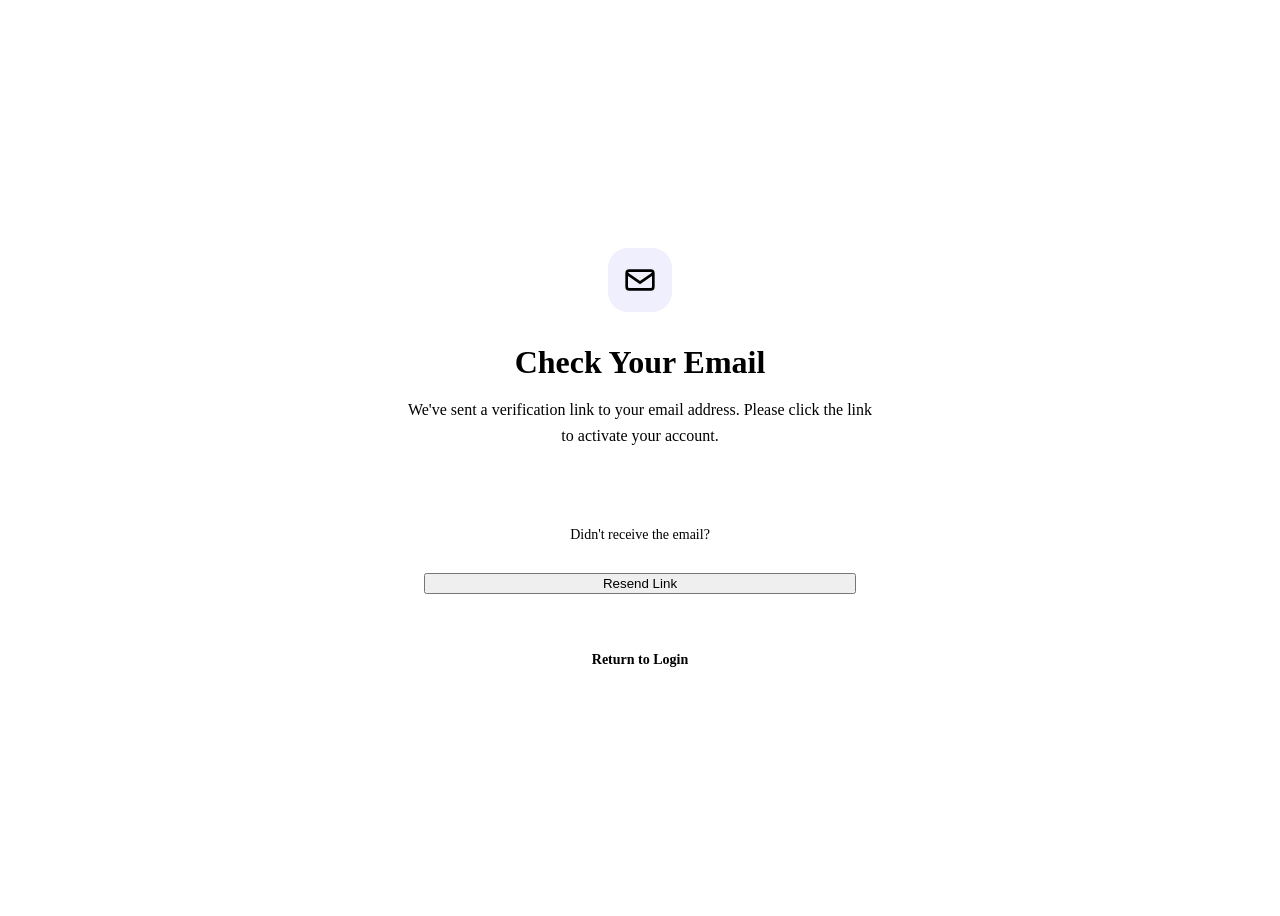
<file: auth-service/src/main/resources/templates/verify-email.html>
<!DOCTYPE html>
<html xmlns:th="http://www.thymeleaf.org">
<head th:replace="~{fragments :: head('Verify Email')}"></head>
<body style="display: flex; flex-direction: column; min-height: 100vh;">
    <nav th:replace="~{fragments :: navbar}"></nav>

    <main style="flex: 1; display: flex; align-items: center; justify-content: center; padding: 2rem;">
        <div class="glass animate-slide-up" style="width: 100%; max-width: 480px; padding: 3rem; border-radius: 28px; box-shadow: var(--shadow-xl); text-align: center;">
            <div style="width: 64px; height: 64px; background: rgba(99, 102, 241, 0.1); border-radius: 20px; display: flex; align-items: center; justify-content: center; margin: 0 auto 2rem; color: var(--primary-light);">
                <svg width="32" height="32" viewBox="0 0 24 24" fill="none" stroke="currentColor" stroke-width="2"><path d="M22 17.0022C22 18.1068 21.1044 19.0022 20 19.0022H4C2.89543 19.0022 2 18.1068 2 17.0022V7.00224C2 5.89767 2.89543 5.00224 4 5.00224H20C21.1044 5.00224 22 5.89767 22 7.00224V17.0022Z"/><path d="M2 7L12 14L22 7"/></svg>
            </div>
            
            <h2 style="font-size: 2rem; font-weight: 700; margin-bottom: 1rem;" class="text-gradient">Check Your Email</h2>
            <p style="color: var(--text-muted); line-height: 1.6; margin-bottom: 2.5rem;">
                We've sent a verification link to your email address. Please click the link to activate your account.
            </p>

            <div style="padding: 1.5rem; border-radius: 16px; background: rgba(255, 255, 255, 0.03); border: 1px solid var(--glass-border); margin-bottom: 2rem;">
                <p style="font-size: 0.875rem; color: var(--text-dim);">Didn't receive the email?</p>
                <div id="resend-msg" style="display: none; margin-top: 1rem; font-size: 0.875rem;"></div>
                <button id="resend-btn" class="btn btn-outline" style="margin-top: 1rem; width: 100%;">Resend Link</button>
            </div>

            <a href="/login" style="color: var(--primary-light); text-decoration: none; font-weight: 600; font-size: 0.875rem;">Return to Login</a>
        </div>
    </main>

    <footer th:replace="~{fragments :: footer}"></footer>

    <script th:inline="javascript">
        document.addEventListener("DOMContentLoaded", function () {
            const resendBtn = document.getElementById("resend-btn");
            const resendMsg = document.getElementById("resend-msg");
            const email = /*[[${email}]]*/ null;

            if (resendBtn) {
                resendBtn.addEventListener("click", async function () {
                    resendMsg.style.display = "none";
                    resendBtn.disabled = true;
                    const originalText = resendBtn.innerText;
                    resendBtn.innerText = "Sending...";

                    try {
                        const response = await fetch("/api/v1/auth/resend-verification", {
                            method: "POST",
                            headers: { "Content-Type": "application/json" },
                            body: JSON.stringify({ email: email })
                        });

                        const data = await response.json();
                        resendMsg.innerText = data.message;
                        resendMsg.style.color = response.ok ? "var(--success)" : "var(--danger)";
                        resendMsg.style.display = "block";

                        if (response.ok) {
                            let countdown = 60;
                            const timer = setInterval(() => {
                                countdown--;
                                resendBtn.innerText = `Resend in ${countdown}s`;
                                if (countdown <= 0) {
                                    clearInterval(timer);
                                    resendBtn.disabled = false;
                                    resendBtn.innerText = originalText;
                                }
                            }, 1000);
                        } else {
                            resendBtn.disabled = false;
                            resendBtn.innerText = originalText;
                        }
                    } catch (error) {
                        resendMsg.innerText = "Connection error. Please try again.";
                        resendMsg.style.color = "var(--danger)";
                        resendMsg.style.display = "block";
                        resendBtn.disabled = false;
                        resendBtn.innerText = originalText;
                    }
                });
            }
        });
    </script>
</body>
</html>
</file>
